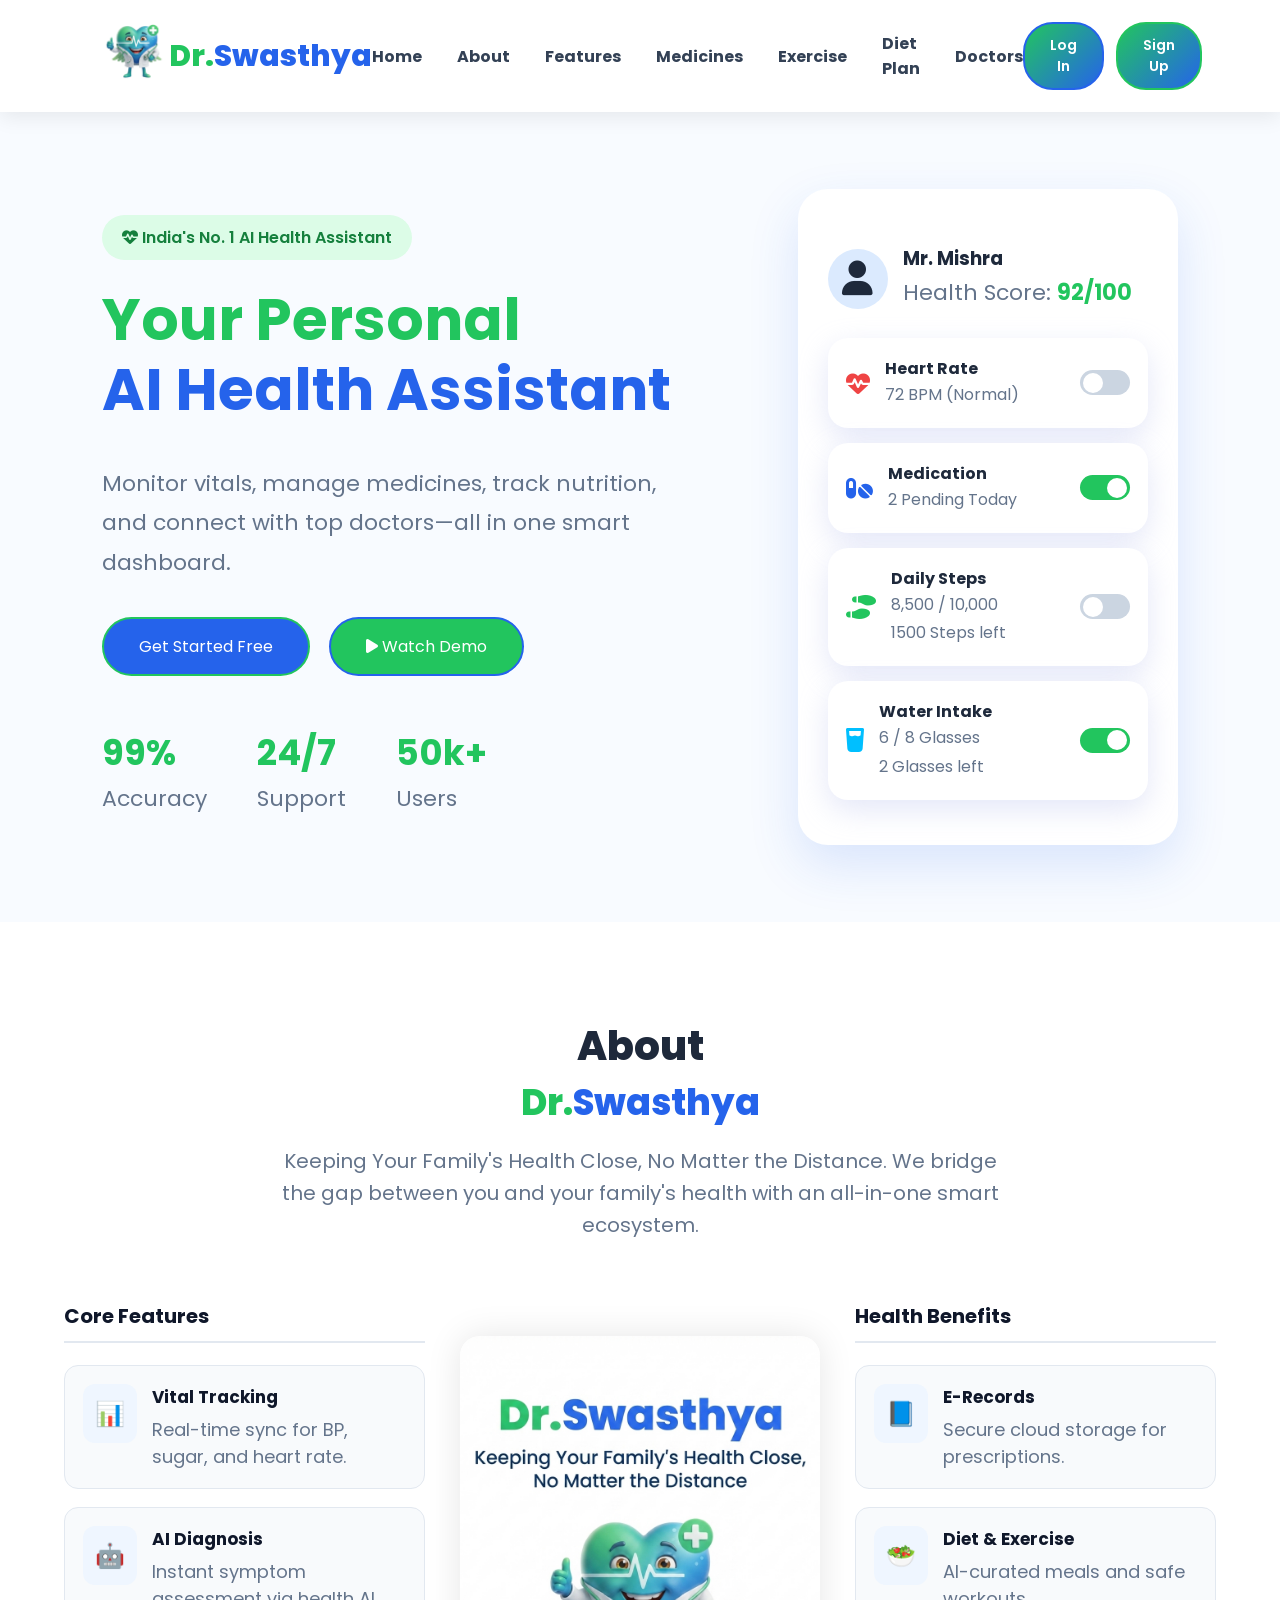
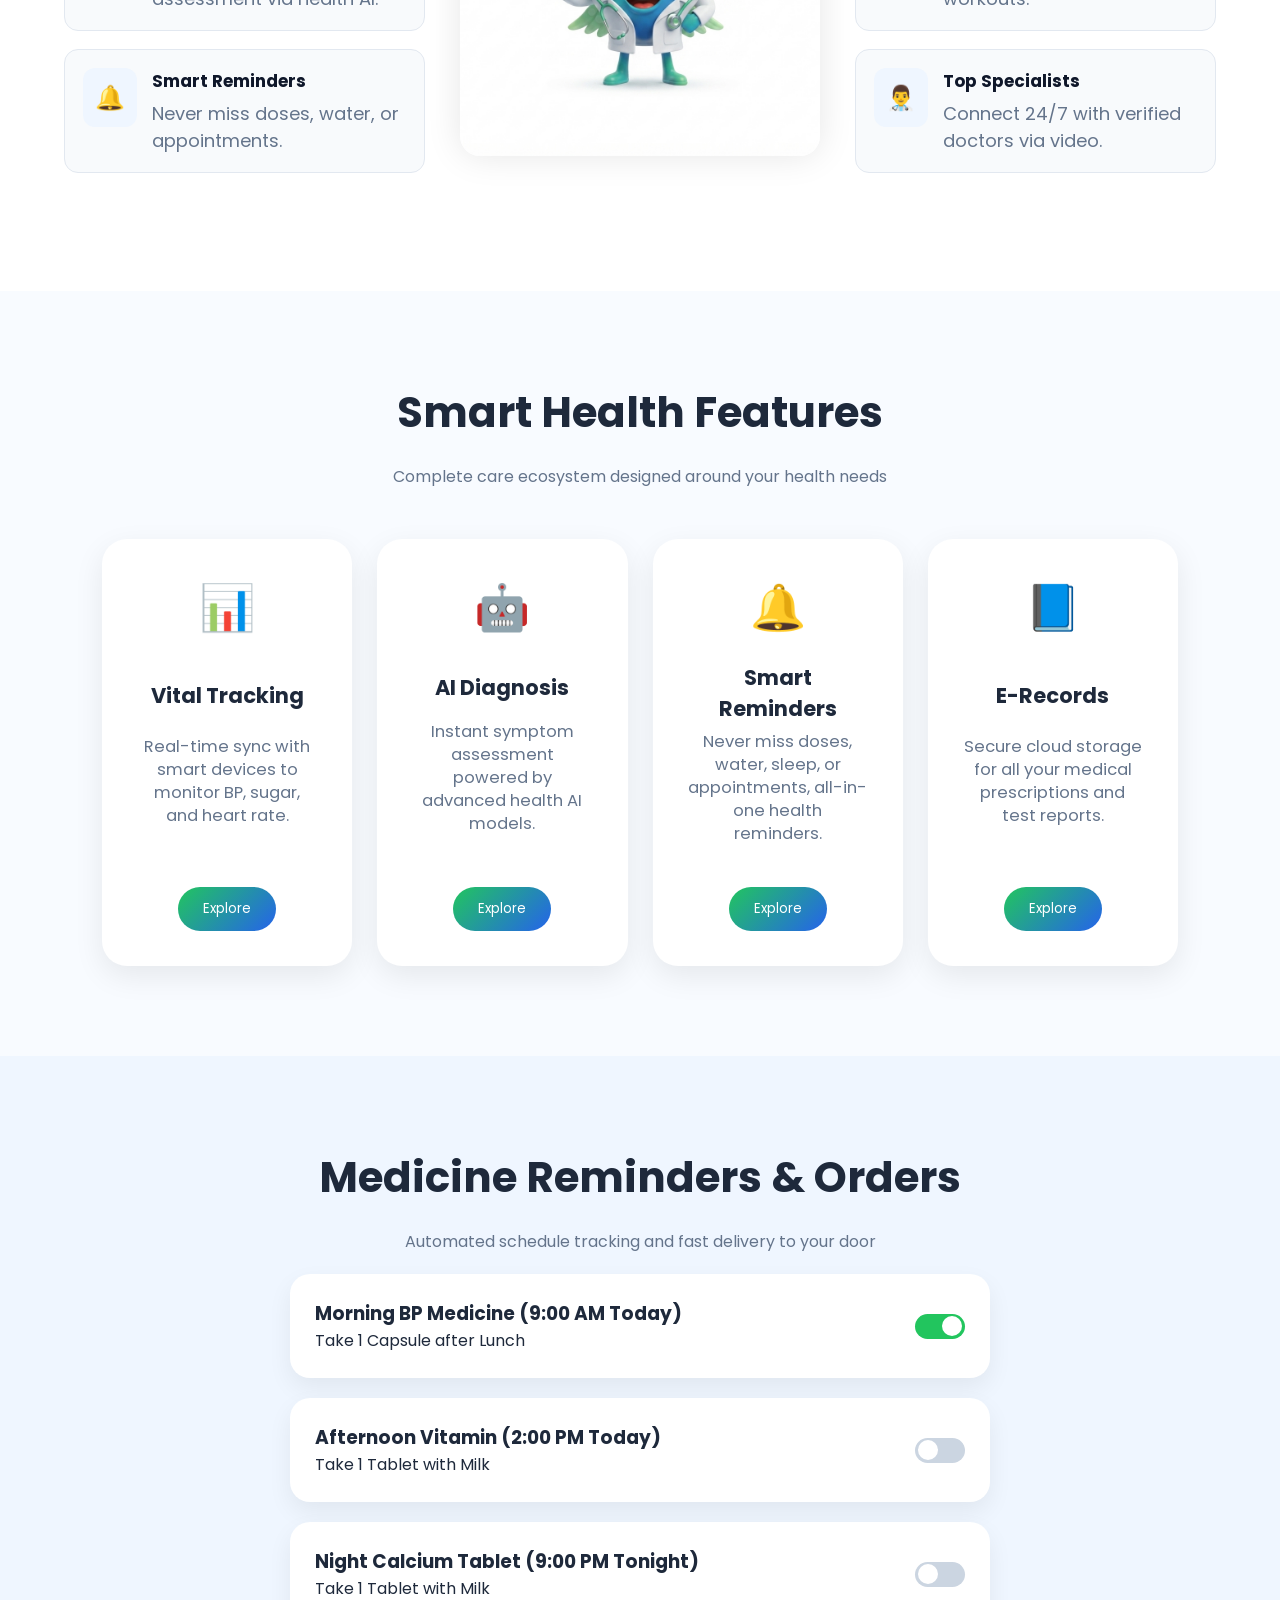
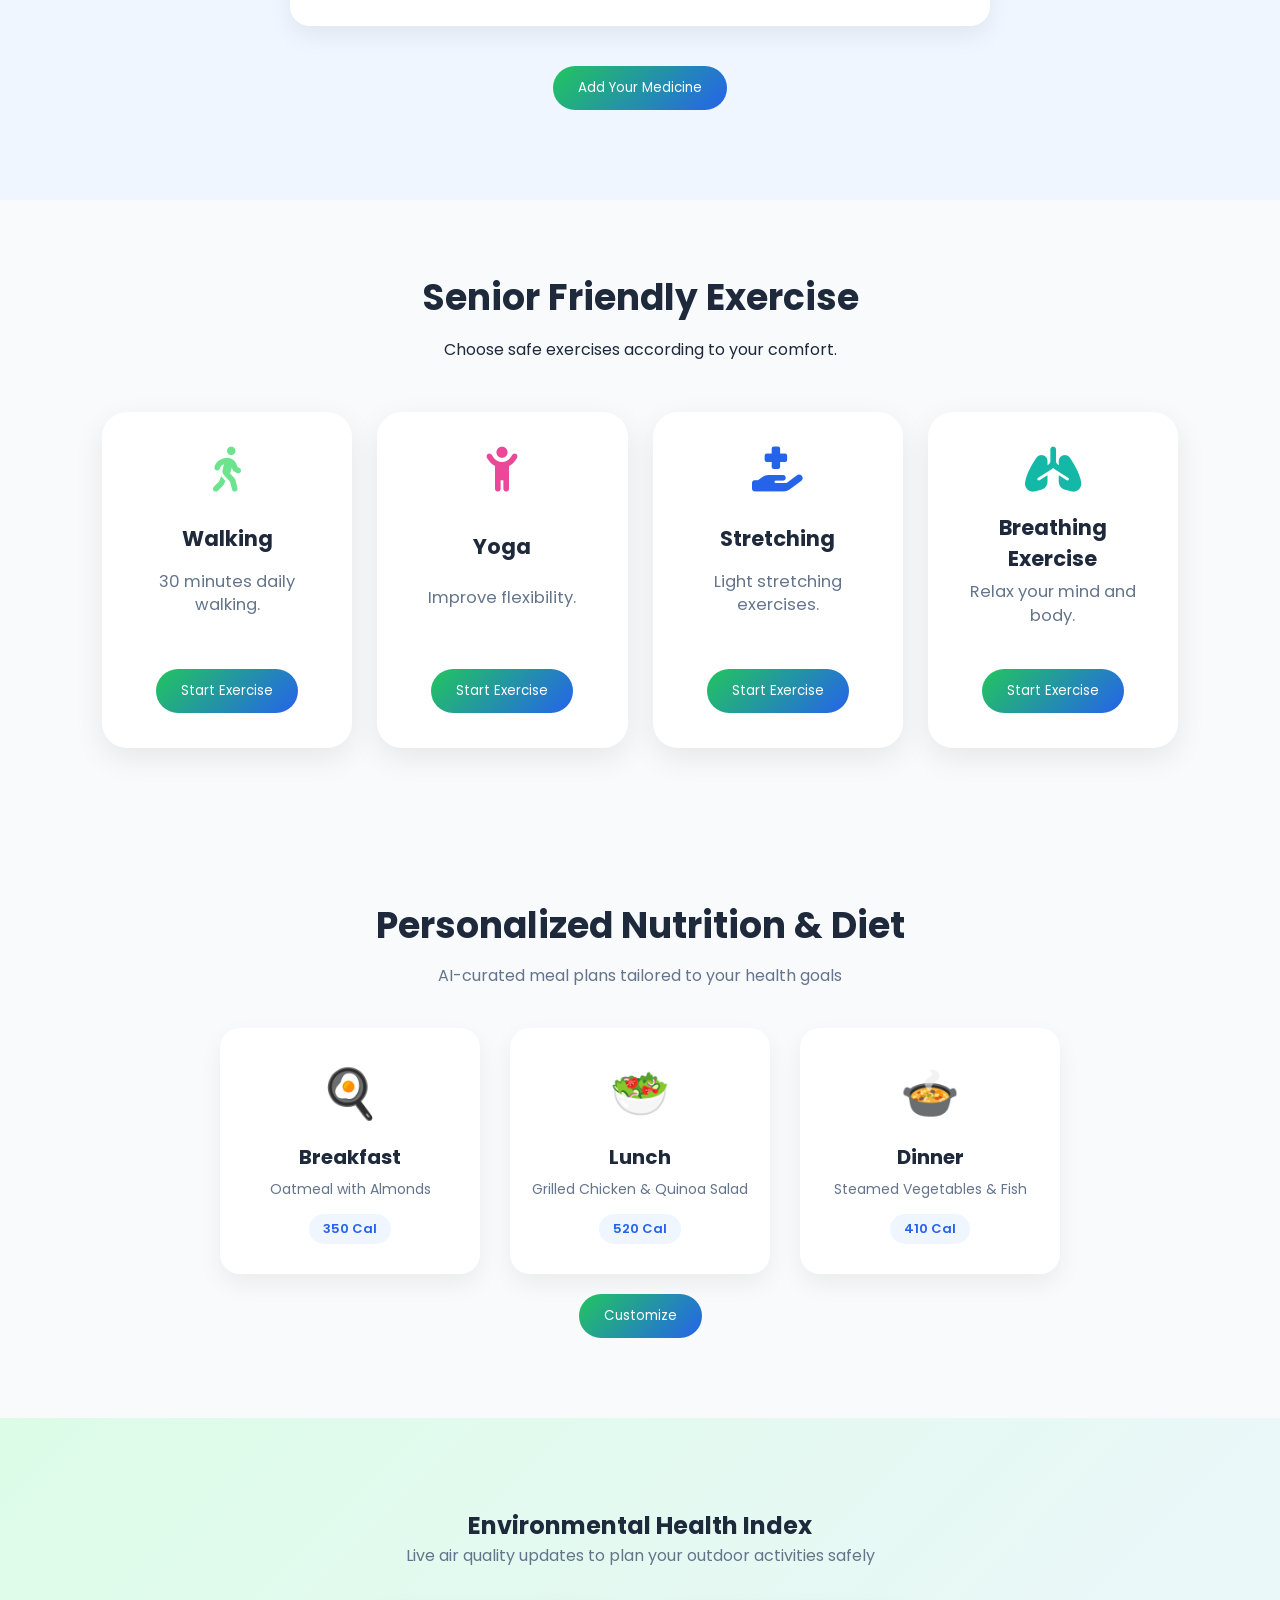
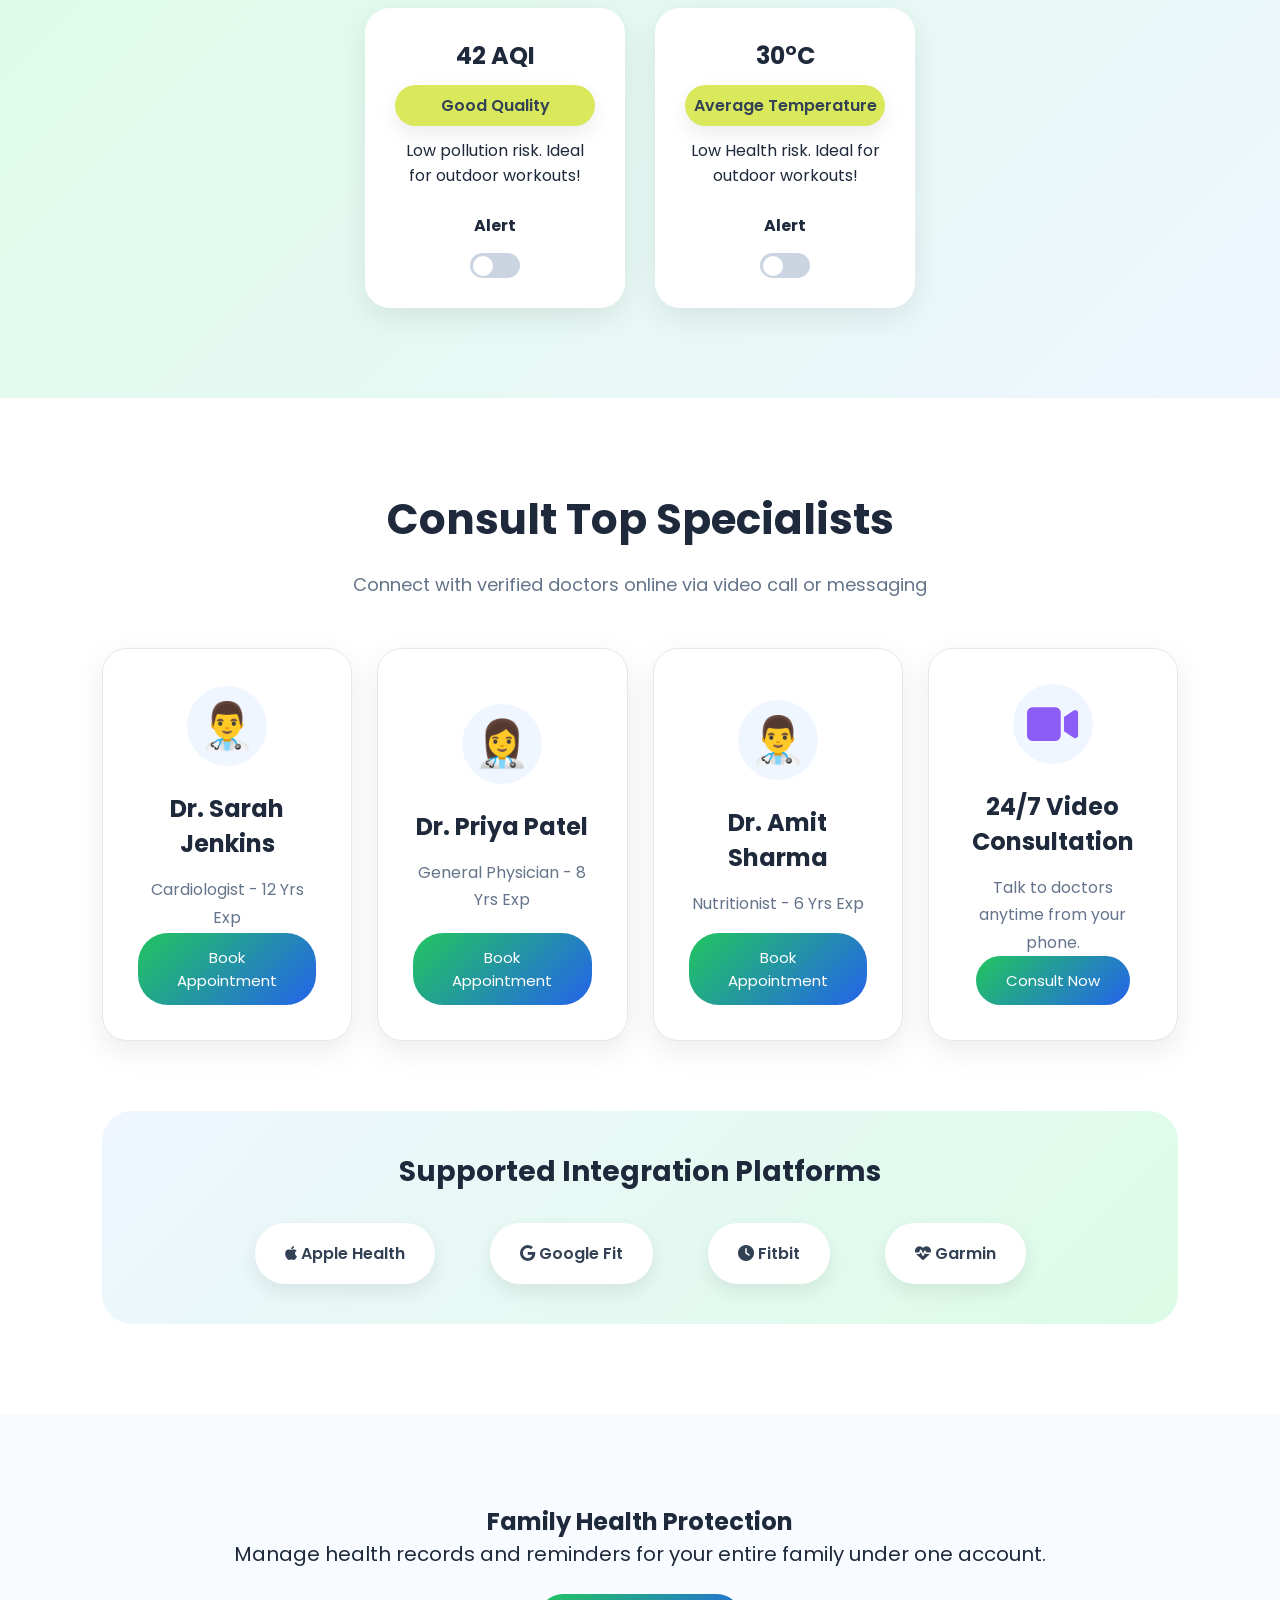
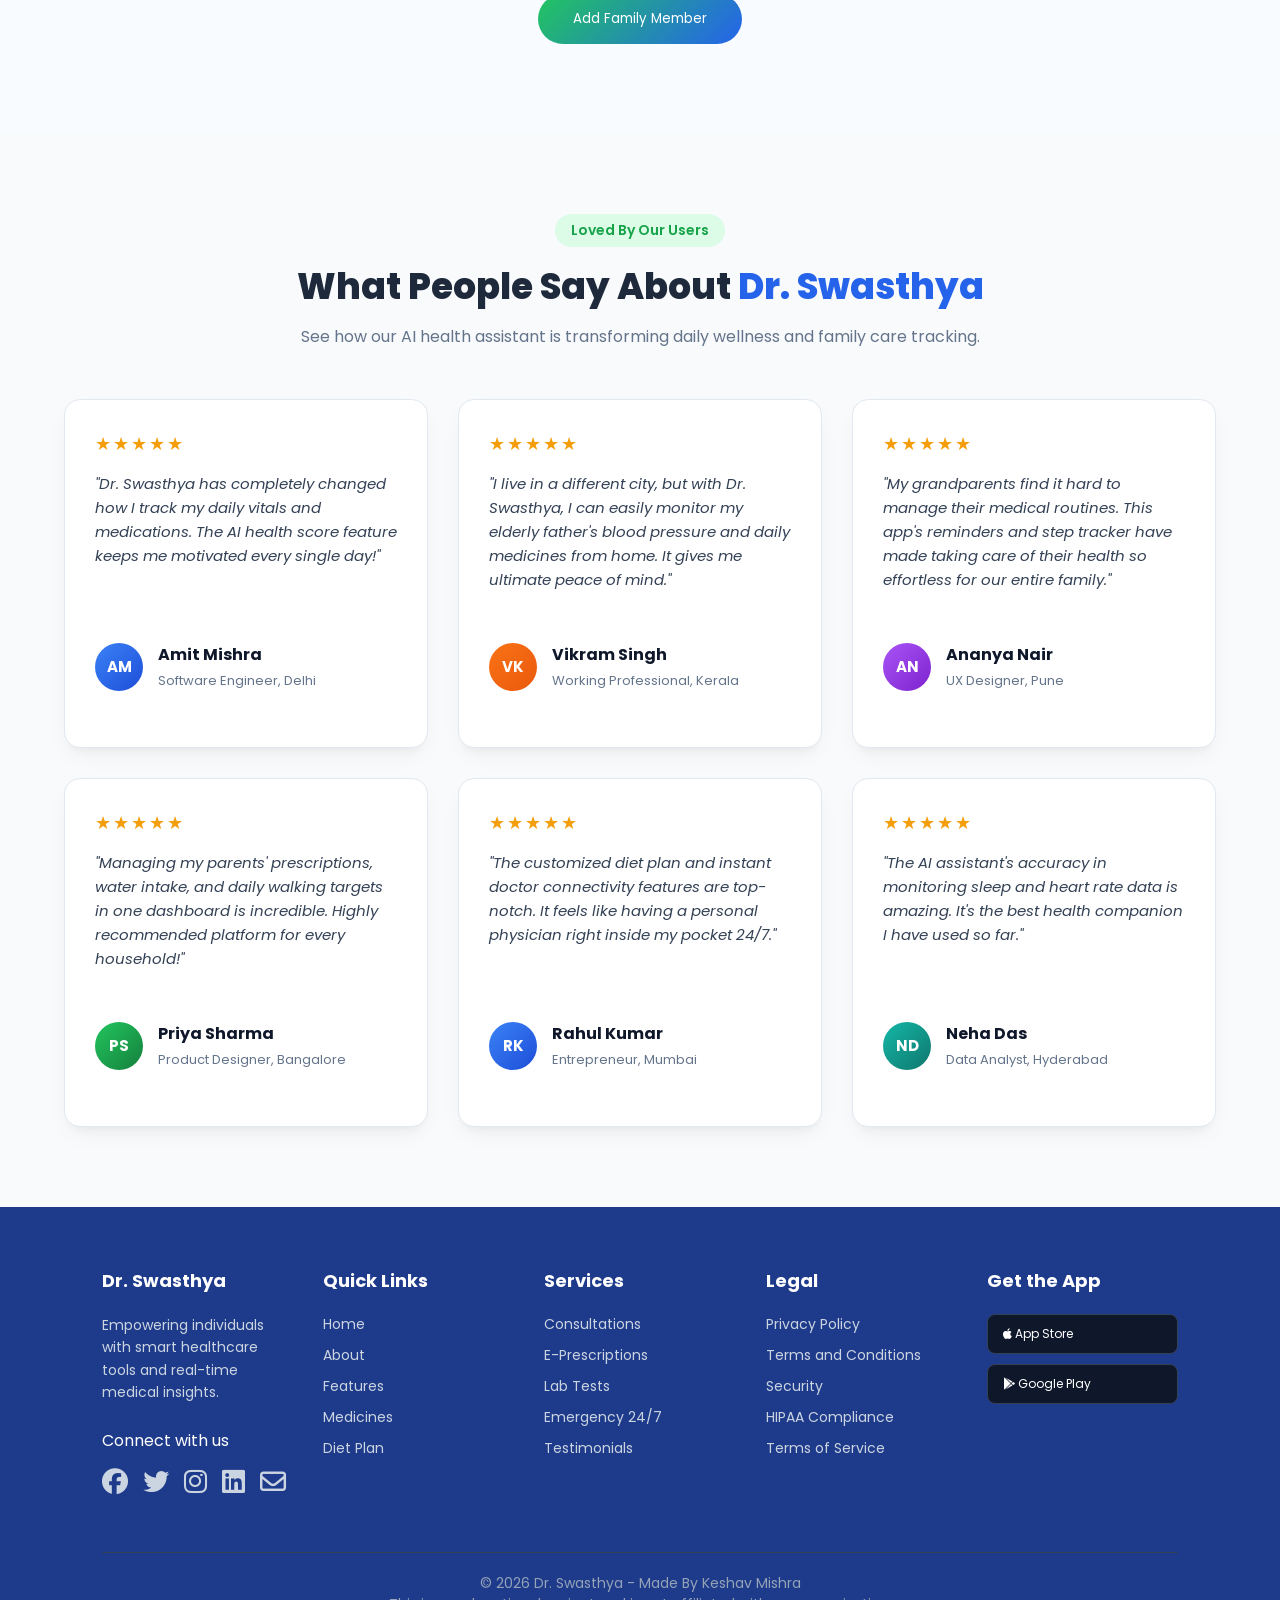
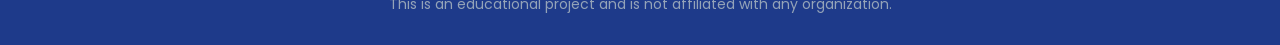
<file: WebDev-L1-LandingPage/index.html>
<!DOCTYPE html>
<html lang="en">

<head>
  <meta charset="UTF-8">
  <meta name="viewport" content="width=device-width, initial-scale=1.0">

  <!-- Favicon -->
  <link rel="icon" type="image/png" href="Images/logo.png">

  <title>Dr. Swasthya | Smart Healthcare Companion</title>

  <!-- Google Fonts & Font Awesome Icons -->
  <link rel="preconnect" href="https://fonts.googleapis.com">
  <link rel="preconnect" href="https://fonts.gstatic.com" crossorigin>
  <link href="https://fonts.googleapis.com/css2?family=Poppins:wght@300;400;500;600;700;800&display=swap"
    rel="stylesheet">
  <link rel="stylesheet" href="https://cdnjs.cloudflare.com/ajax/libs/font-awesome/6.4.0/css/all.min.css">

  <link rel="stylesheet" href="style.css">
</head>

<body>

  <!-- ========== NAVBAR ========== -->
  <nav class="navbar">
    <div class="logo-container">
      <div class="logo-img">
        <img src="Images/logo.png" alt="logo">
      </div>
      <div class="logo">Dr.<span>Swasthya</span></div>
    </div>

    <input type="checkbox" id="menu-toggle">
    <label for="menu-toggle" class="hamburger">&#9776;</label>

    <ul class="nav-links">
      <li><a href="#hero">Home</a></li>
      <li><a href="#about">About</a></li>
      <li><a href="#features">Features</a></li>
      <li><a href="#medicine">Medicines</a></li>
      <li><a href="#exercise">Exercise</a></li>
      <li><a href="#diet">Diet Plan</a></li>
      <li><a href="#doctors">Doctors</a></li>

      <li class="mobile-btns">
        <button class="nav-btn btn-secondary">Log In</button>
        <button class="nav-btn btn-primary">Sign Up</button>
      </li>
    </ul>

    <div class="auth-btns desktop-btns">
      <button class="nav-btn btn-secondary">Log In</button>
      <button class="nav-btn btn-primary">Sign Up</button>
    </div>
  </nav>

  <!-- ========== HERO SECTION ========== -->
  <section class="hero" id="hero">
    <div class="hero-content">
      <span class="badge">
        <i class="fa-solid fa-heart-pulse"></i>
        India's No. 1 AI Health Assistant
      </span>

      <h1>
        Your Personal <br>
        <span class="hero-title typing">AI Health Assistant</span>
      </h1>

      <p>
        Monitor vitals, manage medicines, track nutrition, and connect with top doctors—all in one smart dashboard.
      </p>

      <div class="hero-buttons">
        <button class="primary-btn">Get Started Free</button>
        <button class="secondary-btn">
          <i class="fa-solid fa-play"></i>
          Watch Demo
        </button>
      </div>

      <div class="health-stats">
        <div>
          <h2>99%</h2>
          <p>Accuracy</p>
        </div>
        <div>
          <h2>24/7</h2>
          <p>Support</p>
        </div>
        <div>
          <h2>50k+</h2>
          <p>Users</p>
        </div>
      </div>
    </div>

    <!-- =========Health Dashboard ============-->
    <div class="health-dashboard">
      <div class="user-profile">
        <div class="profile-icon">
          <i class="fa-solid fa-user"></i>
        </div>
        <div>
          <h3>Mr. Mishra</h3>
          <p>
            Health Score:
            <strong class="health-score">92/100</strong>
          </p>
        </div>
      </div>

      <div class="health-card">
        <i class="fa-solid fa-heartbeat heart-icon"></i>
        <div>
          <h4>Heart Rate</h4>
          <p>72 BPM (Normal)</p>
        </div>
        <label class="switch">
          <input type="checkbox">
          <span></span>
        </label>
      </div>

      <div class="health-card">
        <i class="fa-solid fa-pills medicine-icon"></i>
        <div>
          <h4>Medication</h4>
          <p>2 Pending Today</p>
        </div>
        <label class="switch">
          <input type="checkbox" checked>
          <span></span>
        </label>
      </div>

      <div class="health-card">
        <i class="fa-solid fa-shoe-prints steps-icon"></i>
        <div>
          <h4>Daily Steps</h4>
          <p>8,500 / 10,000</p>
          <p>1500 Steps left</p>
        </div>
        <label class="switch">
          <input type="checkbox">
          <span></span>
        </label>
      </div>

      <div class="health-card">
        <i class="fa-solid fa-glass-water water-icon"></i>
        <div>
          <h4>Water Intake</h4>
          <p>6 / 8 Glasses</p>
          <p>2 Glasses left</p>
        </div>
        <label class="switch">
          <input type="checkbox" checked>
          <span></span>
        </label>
      </div>
    </div>
  </section>

  <!-- ========== ABOUT US SECTION ========== -->
  <section class="about-section" id="about">
    <div class="about-container">
      <div class="about-header">
        <h2>About</h2>
        <div class="about">Dr.<span>Swasthya</span></div>
        <p>Keeping Your Family's Health Close, No Matter the Distance. We bridge the gap between you and your family's
          health with an all-in-one smart ecosystem.</p>
      </div>

      <div class="about-grid">
        <!-- Left Side: Core Features -->
        <div class="about-column left-features">
          <h2>Core Features</h2>
          <div class="feature-card">
            <span class="f-icon">📊</span>
            <div>
              <h3>Vital Tracking</h3>
              <p>Real-time sync for BP, sugar, and heart rate.</p>
            </div>
          </div>
          <div class="feature-card">
            <span class="f-icon">🤖</span>
            <div>
              <h3>AI Diagnosis</h3>
              <p>Instant symptom assessment via health AI.</p>
            </div>
          </div>
          <div class="feature-card">
            <span class="f-icon">🔔</span>
            <div>
              <h3>Smart Reminders</h3>
              <p>Never miss doses, water, or appointments.</p>
            </div>
          </div>
        </div>

        <!-- Center Image Section -->
        <div class="about-column center-image">
          <div class="image-box"></div>
        </div>

        <!-- Right Side: Health Benefits -->
        <div class="about-column right-benefits">
          <h2>Health Benefits</h2>
          <div class="feature-card">
            <span class="f-icon">📘</span>
            <div>
              <h3>E-Records</h3>
              <p>Secure cloud storage for prescriptions.</p>
            </div>
          </div>
          <div class="feature-card">
            <span class="f-icon">🥗</span>
            <div>
              <h3>Diet & Exercise</h3>
              <p>AI-curated meals and safe workouts.</p>
            </div>
          </div>
          <div class="feature-card">
            <span class="f-icon">👨‍⚕️</span>
            <div>
              <h3>Top Specialists</h3>
              <p>Connect 24/7 with verified doctors via video.</p>
            </div>
          </div>
        </div>
      </div>
    </div>
  </section>

  <!-- ========== FEATURES SECTION ========== -->
  <section class="section" id="features">
    <h2>Smart Health Features</h2>
    <p class="subtitle">Complete care ecosystem designed around your health needs</p>

    <div class="card-grid">
      <div class="card">
        <div class="card-icon">📊</div>
        <h3>Vital Tracking</h3>
        <p>Real-time sync with smart devices to monitor BP, sugar, and heart rate.</p>
        <button>Explore</button>
      </div>

      <div class="card">
        <div class="card-icon">🤖</div>
        <h3>AI Diagnosis</h3>
        <p>Instant symptom assessment powered by advanced health AI models.</p>
        <button>Explore</button>
      </div>

      <div class="card">
        <div class="card-icon">🔔</div>
        <h3>Smart Reminders</h3>
        <p>Never miss doses, water, sleep, or appointments, all-in-one health reminders.</p>
        <button>Explore</button>
      </div>

      <div class="card">
        <div class="card-icon">📘</div>
        <h3>E-Records</h3>
        <p>Secure cloud storage for all your medical prescriptions and test reports.</p>
        <button>Explore</button>
      </div>
    </div>
  </section>

  <!-- ========== MEDICINE SECTION ========== -->
  <section class="medicine" id="medicine">
    <h2>Medicine Reminders & Orders</h2>
    <p class="subtitle">Automated schedule tracking and fast delivery to your door</p>

    <div class="medicine-box">
      <div>
        <h3>Morning BP Medicine (9:00 AM Today)</h3>
        <p>Take 1 Capsule after Lunch</p>
      </div>
      <label class="switch">
        <input type="checkbox" checked>
        <span class="slider"></span>
      </label>
    </div>

    <div class="medicine-box">
      <div>
        <h3>Afternoon Vitamin (2:00 PM Today)</h3>
        <p>Take 1 Tablet with Milk</p>
      </div>
      <label class="switch">
        <input type="checkbox">
        <span class="slider"></span>
      </label>
    </div>

    <div class="medicine-box">
      <div>
        <h3>Night Calcium Tablet (9:00 PM Tonight)</h3>
        <p>Take 1 Tablet with Milk</p>
      </div>
      <label class="switch">
        <input type="checkbox">
        <span class="slider"></span>
      </label>
    </div>

    <div class="add">
      <button>Add Your Medicine</button>
    </div>
  </section>

  <!-- ========== EXERCISE SECTION ========== -->
  <section class="exercise" id="exercise">
    <h2>Senior Friendly Exercise</h2>
    <p>Choose safe exercises according to your comfort.</p>

    <div class="card-grid">
      <div class="card">
        <div class="card-icon">
          <i class="fa-solid fa-person-walking walking-icon"></i>
        </div>
        <h3>Walking</h3>
        <p>30 minutes daily walking.</p>
        <button>Start Exercise</button>
      </div>

      <div class="card">
        <div class="card-icon">
          <i class="fa-solid fa-child-reaching yoga-icon"></i>
        </div>
        <h3>Yoga</h3>
        <p>Improve flexibility.</p>
        <button>Start Exercise</button>
      </div>

      <div class="card">
        <div class="card-icon">
          <i class="fa-solid fa-hand-holding-medical stretching-icon"></i>
        </div>
        <h3>Stretching</h3>
        <p>Light stretching exercises.</p>
        <button>Start Exercise</button>
      </div>

      <div class="card">
        <div class="card-icon">
          <i class="fa-solid fa-lungs breathing-icon"></i>
        </div>
        <h3>Breathing Exercise</h3>
        <p>Relax your mind and body.</p>
        <button>Start Exercise</button>
      </div>
    </div>
  </section>

  <!-- ========== DIET SECTION ========== -->
  <section class="diet" id="diet">
    <h2>Personalized Nutrition & Diet</h2>
    <p class="subtitle">AI-curated meal plans tailored to your health goals</p>

    <div class="diet-box">
      <div class="diet-card">
        <span class="diet-icon">🍳</span>
        <h3>Breakfast</h3>
        <p>Oatmeal with Almonds</p>
        <small>350 Cal</small>
      </div>

      <div class="diet-card">
        <span class="diet-icon">🥗</span>
        <h3>Lunch</h3>
        <p>Grilled Chicken & Quinoa Salad</p>
        <small>520 Cal</small>
      </div>

      <div class="diet-card">
        <span class="diet-icon">🍲</span>
        <h3>Dinner</h3>
        <p>Steamed Vegetables & Fish</p>
        <small>410 Cal</small>
      </div>
    </div>

    <div class="add">
      <button>Customize</button>
    </div>
  </section>

  <!-- ========== ENVIRONMENT SECTION ========== -->
  <section class="environment">
    <h2>Environmental Health Index</h2>
    <p class="subtitle">Live air quality updates to plan your outdoor activities safely</p>

    <div class="weather-container">
      <div class="weather">
        <h1>42 AQI</h1>
        <div class="condition">Good Quality</div>
        <p>Low pollution risk. Ideal for outdoor workouts!</p>
        <br>
        <p class="alert">Alert</p>
        <label class="switch weather-switch">
          <input type="checkbox">
          <span class="slider"></span>
        </label>
      </div>

      <div class="weather">
        <h1>30°C</h1>
        <div class="condition">Average Temperature</div>
        <p>Low Health risk. Ideal for outdoor workouts!</p>
        <br>
        <p class="alert">Alert</p>
        <label class="switch weather-switch">
          <input type="checkbox">
          <span class="slider"></span>
        </label>
      </div>
    </div>
  </section>

  <!-- ========== DOCTOR CONSULTATION SECTION ========== -->
  <section class="doctor-consult" id="doctors">
    <h2>Consult Top Specialists</h2>
    <p>Connect with verified doctors online via video call or messaging</p>

    <div class="doctor-grid">
      <div class="doctor-card">
        <div class="doctor-icon">👨‍⚕️</div>
        <h3>Dr. Sarah Jenkins</h3>
        <p>Cardiologist - 12 Yrs Exp</p>
        <button>Book Appointment</button>
      </div>

      <div class="doctor-card">
        <div class="doctor-icon">👩‍⚕️</div>
        <h3>Dr. Priya Patel</h3>
        <p>General Physician - 8 Yrs Exp</p>
        <button>Book Appointment</button>
      </div>

      <div class="doctor-card">
        <div class="doctor-icon">👨‍⚕️</div>
        <h3>Dr. Amit Sharma</h3>
        <p>Nutritionist - 6 Yrs Exp</p>
        <button>Book Appointment</button>
      </div>

      <div class="doctor-card">
        <div class="doctor-icon">
          <i class="fa-solid fa-video video-icon"></i>
        </div>
        <h3>24/7 Video Consultation</h3>
        <p>Talk to doctors anytime from your phone.</p>
        <button>Consult Now</button>
      </div>
    </div>

    <!-- Health Platforms -->
    <div class="health-platform">
      <h3>Supported Integration Platforms</h3>
      <div class="platform-list">
        <div><i class="fa-brands fa-apple"></i> Apple Health</div>
        <div><i class="fa-brands fa-google"></i> Google Fit</div>
        <div><i class="fa-solid fa-clock"></i> Fitbit</div>
        <div><i class="fa-solid fa-heart-pulse"></i> Garmin</div>
      </div>
    </div>
  </section>

  <!-- ========== FAMILY HEALTH SECTION ========== -->
  <section class="family">
    <h2>Family Health Protection</h2>
    <p>Manage health records and reminders for your entire family under one account.</p>
    <button>Add Family Member</button>
  </section>

  <!-- ========== TESTIMONIALS SECTION ========== -->
  <section class="testimonials-section" id="testimonials">
    <div class="testimonials-container">
      <div class="section-header">
        <span class="badge-sub">Loved By Our Users</span>
        <h2>What People Say About <span class="highlight">Dr. Swasthya</span></h2>
        <p>See how our AI health assistant is transforming daily wellness and family care tracking.</p>
      </div>

      <div class="testimonials-grid">
        <div class="testimonial-card">
          <div class="stars">★★★★★</div>
          <p class="feedback">"Dr. Swasthya has completely changed how I track my daily vitals and medications. The AI
            health score feature keeps me motivated every single day!"</p>
          <div class="user-profile">
            <div class="avatar blue-bg">AM</div>
            <div class="user-info">
              <h4>Amit Mishra</h4>
              <span>Software Engineer, Delhi</span>
            </div>
          </div>
        </div>

        <div class="testimonial-card">
          <div class="stars">★★★★★</div>
          <p class="feedback">"I live in a different city, but with Dr. Swasthya, I can easily monitor my elderly
            father's blood pressure and daily medicines from home. It gives me ultimate peace of mind."</p>
          <div class="user-profile">
            <div class="avatar orange-bg">VK</div>
            <div class="user-info">
              <h4>Vikram Singh</h4>
              <span>Working Professional, Kerala</span>
            </div>
          </div>
        </div>

        <div class="testimonial-card">
          <div class="stars">★★★★★</div>
          <p class="feedback">"My grandparents find it hard to manage their medical routines. This app's reminders and
            step tracker have made taking care of their health so effortless for our entire family."</p>
          <div class="user-profile">
            <div class="avatar purple-bg">AN</div>
            <div class="user-info">
              <h4>Ananya Nair</h4>
              <span>UX Designer, Pune</span>
            </div>
          </div>
        </div>

        <div class="testimonial-card">
          <div class="stars">★★★★★</div>
          <p class="feedback">"Managing my parents' prescriptions, water intake, and daily walking targets in one
            dashboard is incredible. Highly recommended platform for every household!"</p>
          <div class="user-profile">
            <div class="avatar green-bg">PS</div>
            <div class="user-info">
              <h4>Priya Sharma</h4>
              <span>Product Designer, Bangalore</span>
            </div>
          </div>
        </div>

        <div class="testimonial-card">
          <div class="stars">★★★★★</div>
          <p class="feedback">"The customized diet plan and instant doctor connectivity features are top-notch. It feels
            like having a personal physician right inside my pocket 24/7."</p>
          <div class="user-profile">
            <div class="avatar blue-bg">RK</div>
            <div class="user-info">
              <h4>Rahul Kumar</h4>
              <span>Entrepreneur, Mumbai</span>
            </div>
          </div>
        </div>

        <div class="testimonial-card">
          <div class="stars">★★★★★</div>
          <p class="feedback">"The AI assistant's accuracy in monitoring sleep and heart rate data is amazing. It's the
            best health companion I have used so far."</p>
          <div class="user-profile">
            <div class="avatar teal-bg">ND</div>
            <div class="user-info">
              <h4>Neha Das</h4>
              <span>Data Analyst, Hyderabad</span>
            </div>
          </div>
        </div>
      </div>
    </div>
  </section>

  <!-- ========== FOOTER ========== -->
  <footer class="main-footer">
    <div class="footer-container">
      <div class="footer-column">
        <h3>Dr. Swasthya</h3>
        <p class="footer-description">
          Empowering individuals with smart healthcare tools and real-time medical insights.
        </p>
        <br>
        <p>Connect with us</p>
        <div class="social-icons">
          <a href="#"><i class="fa-brands fa-facebook"></i></a>
          <a href="#"><i class="fa-brands fa-twitter"></i></a>
          <a href="#"><i class="fa-brands fa-instagram"></i></a>
          <a href="#"><i class="fa-brands fa-linkedin"></i></a>
          <a href="#"><i class="fa-regular fa-envelope"></i></a>
        </div>
      </div>

      <div class="footer-column">
        <h3>Quick Links</h3>
        <a href="#hero">Home</a>
        <a href="#about">About</a>
        <a href="#features">Features</a>
        <a href="#medicine">Medicines</a>
        <a href="#diet">Diet Plan</a>
      </div>

      <div class="footer-column">
        <h3>Services</h3>
        <a href="#doctors">Consultations</a>
        <a href="#features">E-Prescriptions</a>
        <a href="#features">Lab Tests</a>
        <a href="#doctors">Emergency 24/7</a>
        <a href="#testimonials">Testimonials</a>
      </div>

      <div class="footer-column">
        <h3>Legal</h3>
        <a href="#">Privacy Policy</a>
        <a href="#">Terms and Conditions</a>
        <a href="#">Security</a>
        <a href="#">HIPAA Compliance</a>
        <a href="#">Terms of Service</a>
      </div>

      <div class="footer-column">
        <h3>Get the App</h3>
        <div class="app-btn">
          <i class="fa-brands fa-apple"></i> App Store
        </div>
        <div class="app-btn">
          <i class="fa-brands fa-google-play"></i> Google Play
        </div>
      </div>
    </div>

    <div class="footer-bottom">
      <p>&copy; 2026 Dr. Swasthya - Made By Keshav Mishra</p>
      <p>This is an educational project and is not affiliated with any organization.</p>
    </div>
  </footer>

</body>

</html>
</file>
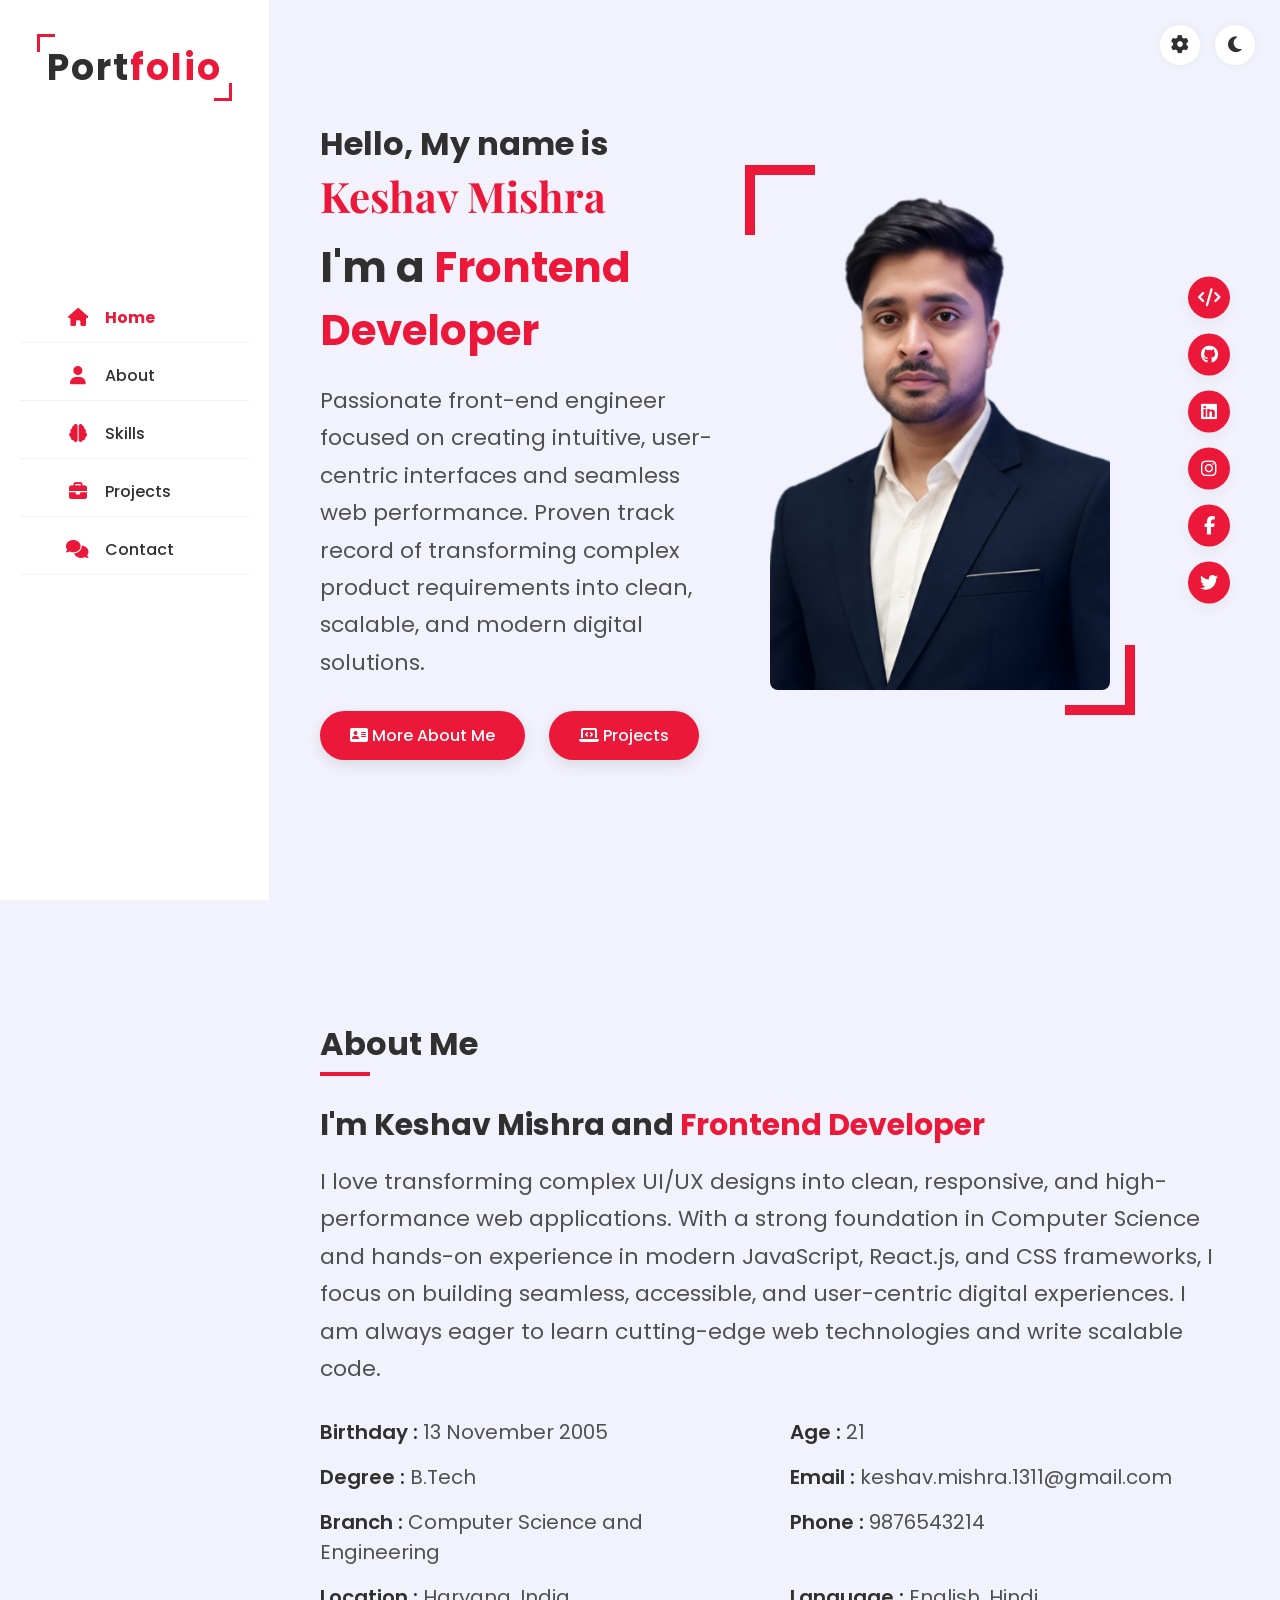
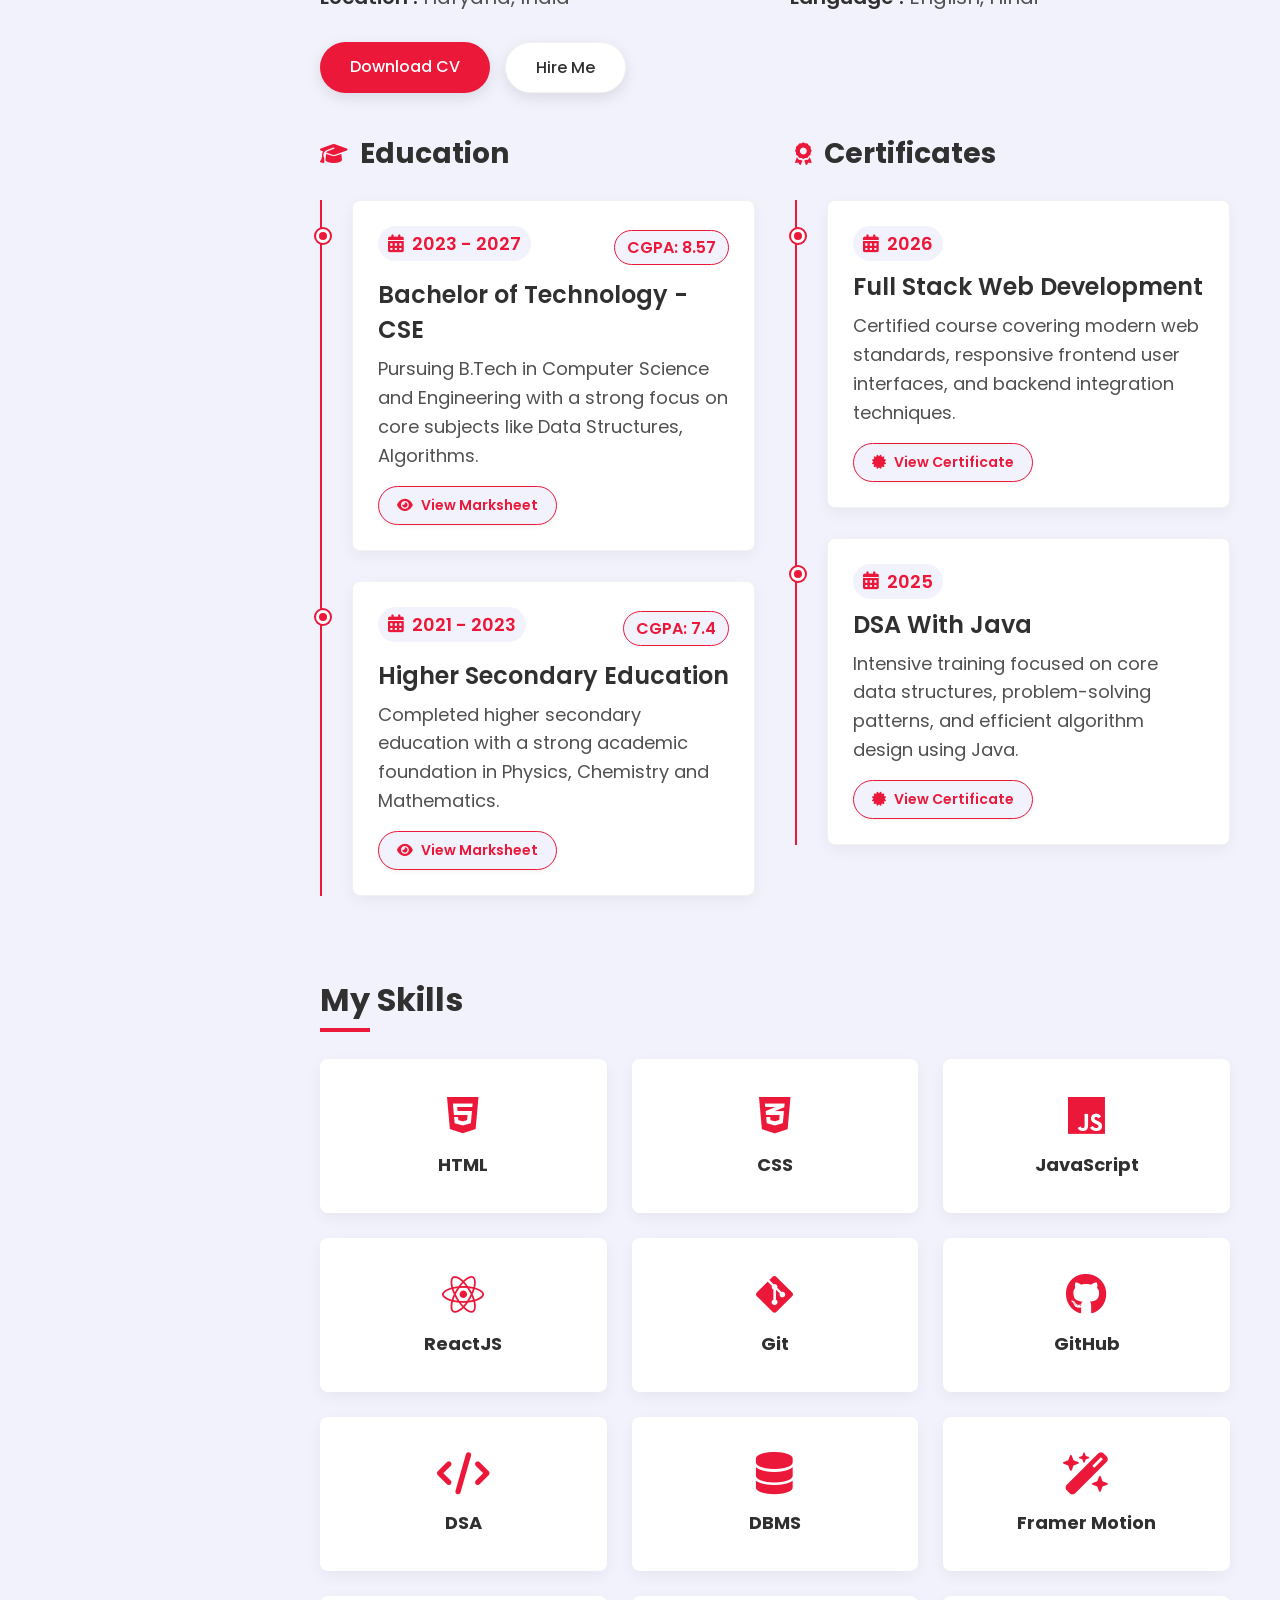
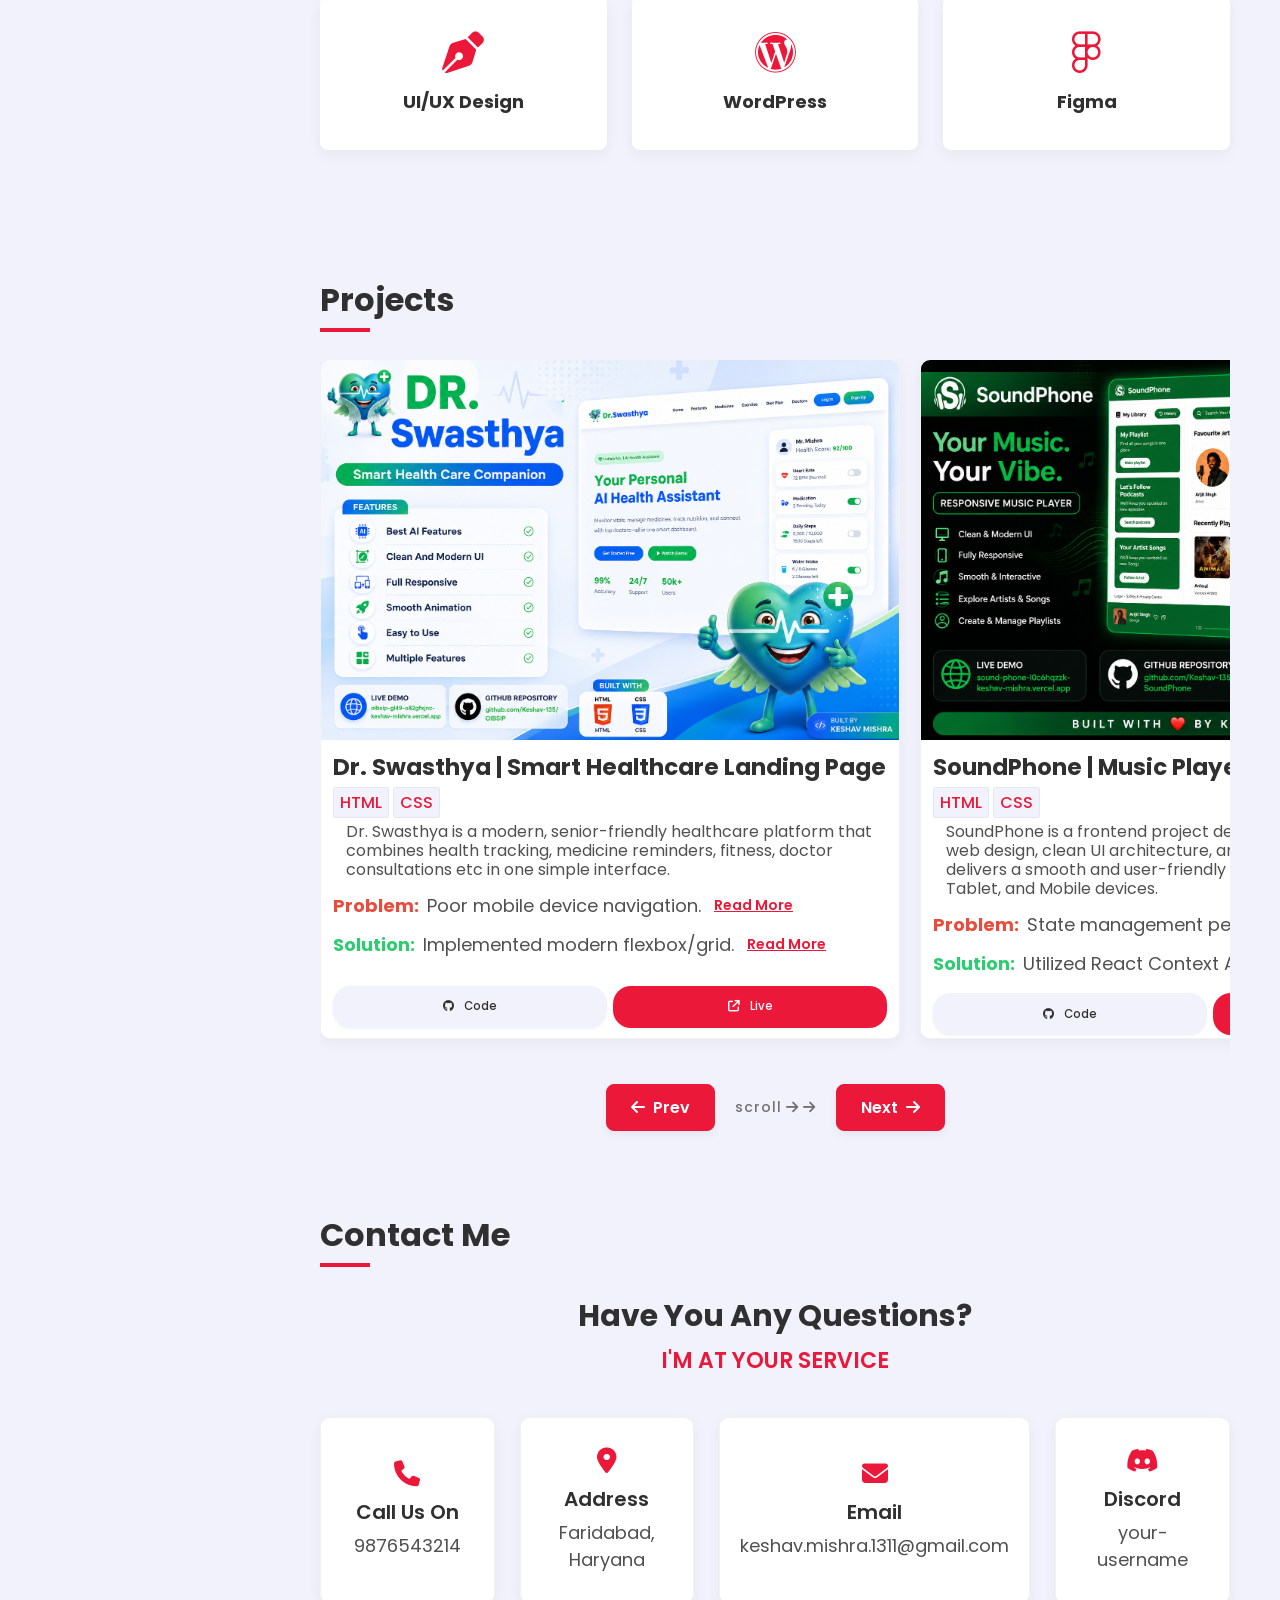
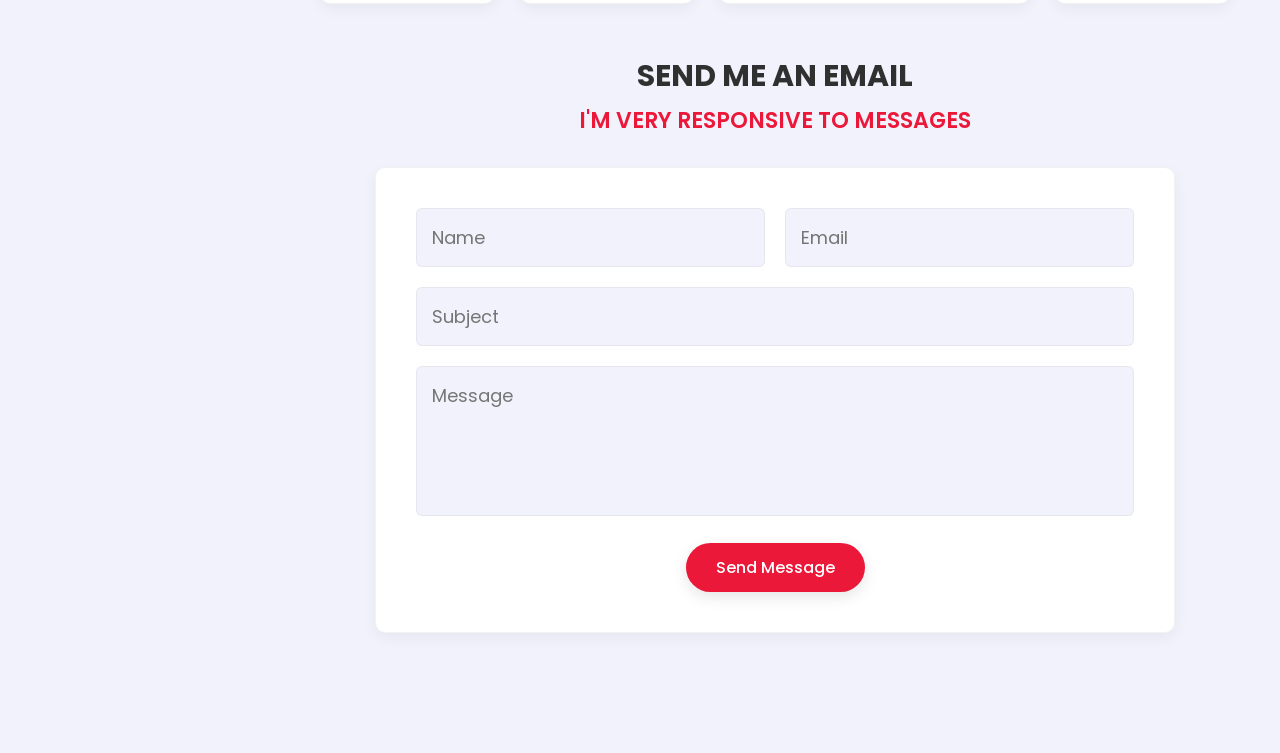
<file: WebDev-L1-PersonalPortfolio/index.html>
<!doctype html>
<html lang="en">

<head>
  <!-- Meta Tags -->
  <meta charset="UTF-8" />
  <meta name="viewport" content="width=device-width, initial-scale=1.0" />
  <title>Keshav Mishra | Portfolio</title>
  <link rel="icon" href="Images/Fevicon.png" />

  <!-- External Stylesheets -->
  <link href="https://fonts.googleapis.com/css2?family=Poppins:wght@300;400;500;600;700&family=Sacramento&display=swap"
    rel="stylesheet" />
  <link href="https://fonts.googleapis.com/css2?family=Playfair+Display:wght@500;600;700&display=swap"
    rel="stylesheet" />
  <link rel="stylesheet" href="https://cdnjs.cloudflare.com/ajax/libs/font-awesome/6.4.0/css/all.min.css" />

  <!-- Custom Stylesheet -->
  <link rel="stylesheet" href="style.css" />
</head>

<body>
  <!-- ==========Intro Screen Section========== -->
  <div id="intro-screen">
    <div class="intro-content">
      <h1 class="intro-title">Welcome to <span>Keshav's Portfolio</span></h1>
      <div class="intro-loader"></div>
    </div>
  </div>

  <!-- ==========Mobile Toggle Button========== -->
  <button class="nav-toggler" id="nav-toggler" aria-label="Toggle Navigation">
    <span></span>
  </button>

  <!-- ==========Sidebar Navigation Menu========== -->
  <aside id="aside">
    <div class="logo">
      <a href="#">Port<span>folio</span></a>
    </div>
    <ul class="nav-links">
      <li class="active" data-target="home">
        <a href="#home"><i class="fa-solid fa-house"></i><span>Home</span></a>
      </li>
      <li data-target="about">
        <a href="#about"><i class="fa-solid fa-user"></i><span>About</span></a>
      </li>
      <li data-target="skills">
        <a href="#skills"><i class="fa-solid fa-brain"></i><span>Skills</span></a>
      </li>
      <li data-target="projects">
        <a href="#projects"><i class="fa-solid fa-briefcase"></i><span>Projects</span></a>
      </li>
      <li data-target="contact">
        <a href="#contact"><i class="fa-solid fa-comments"></i><span>Contact</span></a>
      </li>
    </ul>
  </aside>

  <!-- ==========Theme Control Buttons========== -->
  <div class="top-controls">
    <button class="control-btn" id="theme-settings-btn" aria-label="Theme Settings">
      <i class="fa-solid fa-gear"></i>
    </button>
    <button class="control-btn" id="dark-mode-btn" aria-label="Toggle Dark Mode">
      <i class="fa-solid fa-moon"></i>
    </button>
  </div>

  <!-- ==========Color Settings Panel========== -->
  <div class="theme-panel" id="theme-panel">
    <h4>Theme Colors</h4>
    <div class="colors">
      <div class="color-box" style="background: #ec1839" data-color="#ec1839"></div>
      <div class="color-box" style="background: #fa5b0f" data-color="#fa5b0f"></div>
      <div class="color-box" style="background: #37b182" data-color="#37b182"></div>
      <div class="color-box" style="background: #1854b4" data-color="#1854b4"></div>
      <div class="color-box" style="background: #f021b2" data-color="#f021b2"></div>
    </div>
  </div>

  <!-- ==========Success Popup Modal========== -->
  <div class="popup-overlay" id="popup-overlay">
    <div class="popup-card">
      <div class="popup-icon"><i class="fa-solid fa-circle-check"></i></div>
      <h3>Message Sent!</h3>
      <p>Thank you for reaching out. I'll get back to you very soon.</p>
      <button class="btn" id="popup-close-btn">OK</button>
    </div>
  </div>

  <!-- ==========Project Detail Modal========== -->
  <div class="popup-overlay" id="project-detail-popup">
    <div class="popup-card project-popup-card">
      <div class="project-popup-header">
        <h3 id="project-popup-title">Details</h3>
        <button class="project-popup-close" id="project-popup-close-btn">
          &times;
        </button>
      </div>
      <div class="project-popup-body">
        <p id="project-popup-text">Detailed content goes here.</p>
      </div>
    </div>
  </div>

  <!-- ==========Main Content Wrapper========== -->
  <div class="main-content">
    <!-- Home Section View -->
    <section id="home" class="section home-anim">
      <div class="home-container">
        <div class="home-text">
          <h2>Hello, My name is <span>Keshav Mishra</span></h2>
          <h1>I'm a <span class="typing-text">Frontend Developer</span></h1>
          <p>
            Passionate front-end engineer focused on creating intuitive,
            user-centric interfaces and seamless web performance. Proven track
            record of transforming complex product requirements into clean,
            scalable, and modern digital solutions.
          </p>
          <a href="#about" class="btn"><i class="fa-solid fa-address-card"></i> More About Me</a>
          <a href="#projects" class="btn"><i class="fa-solid fa-laptop-code"></i> Projects</a>
        </div>

        <div class="home-img">
          <div class="img-box">
            <img src="Images/profilepic.png" alt="Keshav Mishra Profile Picture" />
          </div>
        </div>

        <!-- ==========Social Links Bar========== -->
        <div class="right-social-bar">
          <a href="https://leetcode.com" target="_blank" title="LeetCode"><i class="fa-solid fa-code"></i></a>
          <a href="https://github.com" target="_blank" title="GitHub"><i class="fa-brands fa-github"></i></a>
          <a href="https://linkedin.com" target="_blank" title="Linkedin"><i class="fa-brands fa-linkedin"></i></a>
          <a href="https://instagram.com" target="_blank" title="Instagram"><i class="fa-brands fa-instagram"></i></a>
          <a href="https://facebook.com" target="_blank" title="Facebook"><i class="fa-brands fa-facebook-f"></i></a>
          <a href="https://twitter.com" target="_blank" title="Twitter"><i class="fa-brands fa-twitter"></i></a>
        </div>
      </div>
    </section>

    <!-- ==========About Section View========== -->
    <section id="about" class="section about-anim">
      <h2 class="section-title">About Me</h2>
      <div class="about-content">
        <h3>I'm Keshav Mishra and <span>Frontend Developer</span></h3>
        <p>
          I love transforming complex UI/UX designs into clean, responsive,
          and high-performance web applications. With a strong foundation in
          Computer Science and hands-on experience in modern JavaScript,
          React.js, and CSS frameworks, I focus on building seamless,
          accessible, and user-centric digital experiences. I am always eager
          to learn cutting-edge web technologies and write scalable code.
        </p>

        <div class="personal-info">
          <div class="info-item">
            <p>Birthday : <span>13 November 2005</span></p>
          </div>
          <div class="info-item">
            <p>Age : <span>21</span></p>
          </div>
          <div class="info-item">
            <p>Degree : <span>B.Tech</span></p>
          </div>
          <div class="info-item">
            <p>Email : <span>keshav.mishra.1311@gmail.com</span></p>
          </div>
          <div class="info-item">
            <p>Branch : <span>Computer Science and Engineering</span></p>
          </div>
          <div class="info-item">
            <p>Phone : <span>9876543214</span></p>
          </div>
          <div class="info-item">
            <p>Location : <span>Haryana, India</span></p>
          </div>
          <div class="info-item">
            <p>Language : <span>English, Hindi</span></p>
          </div>
        </div>

        <div class="about-btns">
          <a href="Images/Untitled - Resume (4).pdf" class="btn" download="Keshav_Mishra_Resume.pdf">Download CV</a>
          <a href="#contact" class="btn btn-secondary">Hire Me</a>
        </div>

        <!-- ==========Education Certificates Row========== -->
        <div class="resume-row">
          <div class="resume-column">
            <h3 class="title">
              <i class="fa-solid fa-graduation-cap"></i> Education
            </h3>
            <div class="timeline">
              <!-- ==========Education Item One========= -->
              <div class="timeline-item">
                <div class="timeline-dot"></div>
                <div class="timeline-header-flex">
                  <span class="timeline-date"><i class="fa-solid fa-calendar-days"></i> 2023 -
                    2027</span>
                  <span class="timeline-cgpa">CGPA: 8.57</span>
                </div>
                <h4>Bachelor of Technology - CSE</h4>
                <p>
                  Pursuing B.Tech in Computer Science and Engineering with a
                  strong focus on core subjects like Data Structures,
                  Algorithms.
                </p>
                <a href="path-to-your-marksheet.pdf" target="_blank" class="cert-view-btn">
                  <i class="fa-solid fa-eye"></i> View Marksheet
                </a>
              </div>

              <!-- ==========Education Item Two========= -->
              <div class="timeline-item">
                <div class="timeline-dot"></div>
                <div class="timeline-header-flex">
                  <span class="timeline-date"><i class="fa-solid fa-calendar-days"></i> 2021 -
                    2023</span>
                  <span class="timeline-cgpa">CGPA: 7.4</span>
                </div>
                <h4>Higher Secondary Education</h4>
                <p>
                  Completed higher secondary education with a strong academic
                  foundation in Physics, Chemistry and Mathematics.
                </p>
                <a href="path-to-your-12th-marksheet.pdf" target="_blank" class="cert-view-btn">
                  <i class="fa-solid fa-eye"></i> View Marksheet
                </a>
              </div>
            </div>
          </div>

          <!-- ==========Certificates Column View========== -->
          <div class="resume-column">
            <h3 class="title">
              <i class="fa-solid fa-award"></i> Certificates
            </h3>
            <div class="timeline">
              <div class="timeline-item">
                <div class="timeline-dot"></div>
                <span class="timeline-date"><i class="fa-solid fa-calendar-days"></i> 2026</span>
                <h4>Full Stack Web Development</h4>
                <p>
                  Certified course covering modern web standards, responsive
                  frontend user interfaces, and backend integration
                  techniques.
                </p>
                <a href="path-to-fullstack-cert.pdf" target="_blank" class="cert-view-btn">
                  <i class="fa-solid fa-certificate"></i> View Certificate
                </a>
              </div>
              <div class="timeline-item">
                <div class="timeline-dot"></div>
                <span class="timeline-date"><i class="fa-solid fa-calendar-days"></i> 2025</span>
                <h4>DSA With Java</h4>
                <p>
                  Intensive training focused on core data structures,
                  problem-solving patterns, and efficient algorithm design
                  using Java.
                </p>
                <a href="path-to-dsa-cert.pdf" target="_blank" class="cert-view-btn">
                  <i class="fa-solid fa-certificate"></i> View Certificate
                </a>
              </div>
            </div>
          </div>
        </div>
      </div>
    </section>

    <!-- ==========Skills Section View========== -->
    <section id="skills" class="section skills-anim">
      <h2 class="section-title">My Skills</h2>
      <div class="skills-grid">
        <div class="skill-box">
          <i class="fa-brands fa-html5"></i>
          <h4>HTML</h4>
        </div>
        <div class="skill-box">
          <i class="fa-brands fa-css3-alt"></i>
          <h4>CSS</h4>
        </div>
        <div class="skill-box">
          <i class="fa-brands fa-js"></i>
          <h4>JavaScript</h4>
        </div>
        <div class="skill-box">
          <i class="fa-brands fa-react"></i>
          <h4>ReactJS</h4>
        </div>
        <div class="skill-box">
          <i class="fa-brands fa-git-alt"></i>
          <h4>Git</h4>
        </div>
        <div class="skill-box">
          <i class="fa-brands fa-github"></i>
          <h4>GitHub</h4>
        </div>
        <div class="skill-box">
          <i class="fa-solid fa-code"></i>
          <h4>DSA</h4>
        </div>
        <div class="skill-box">
          <i class="fa-solid fa-database"></i>
          <h4>DBMS</h4>
        </div>
        <div class="skill-box">
          <i class="fa-solid fa-wand-magic-sparkles"></i>
          <h4>Framer Motion</h4>
        </div>
        <div class="skill-box">
          <i class="fa-solid fa-pen-nib"></i>
          <h4>UI/UX Design</h4>
        </div>
        <div class="skill-box">
          <i class="fa-brands fa-wordpress"></i>
          <h4>WordPress</h4>
        </div>
        <div class="skill-box">
          <i class="fa-brands fa-figma"></i>
          <h4>Figma</h4>
        </div>
      </div>
    </section>

    <!--========== Projects Section View========== -->
    <section class="section" id="projects">
      <h2 class="section-title">Projects</h2>
      <div class="projects-grid" id="projectsGrid">
        <!-- Project Card One -->
        <div class="projects-item">
          <div class="projects-img">
            <img src="Images/Dr.Swasthya.png" alt="Dr. Swasthya Landing Page" />
          </div>
          <div class="projects-info">
            <div>
              <h3>Dr. Swasthya | Smart Healthcare Landing Page</h3>
              <div class="project-tech">
                <span>HTML</span>
                <span>CSS</span>
              </div>
              <ul class="project-features">
                <li>
                  Dr. Swasthya is a modern, senior-friendly healthcare
                  platform that combines health tracking, medicine reminders,
                  fitness, doctor consultations etc in one simple interface.
                </li>
              </ul>
              <div class="ps-row">
                <span class="problem-heading">Problem:</span>
                <span class="ps-text">Poor mobile device navigation.</span>
                <button class="read-more-btn" data-type="problem"
                  data-content="Poor mobile device navigation across various screen sizes causing layout breaks and accessibility issues for elderly users.">
                  Read More
                </button>
              </div>
              <div class="ps-row">
                <span class="solution-heading">Solution:</span>
                <span class="ps-text">Implemented modern flexbox/grid.</span>
                <button class="read-more-btn" data-type="solution"
                  data-content="Implemented modern flexbox/grid layout systems and responsive media queries to ensure seamless mobile navigation and accessibility.">
                  Read More
                </button>
              </div>
            </div>
            <div class="project-links">
              <a href="https://github.com/Keshav-135/OIBSIP/tree/main/WebDev-L1-LandingPage" class="project-btn"
                target="_blank"><i class="fa-brands fa-github"></i> Code</a>
              <a href="https://oibsip-gl49-o82gfxjnc-keshav-mishra.vercel.app" class="project-btn live-btn"
                target="_blank"><i class="fa-solid fa-arrow-up-right-from-square"></i>
                Live</a>
            </div>
          </div>
        </div>

        <!-- ==========Project Card Two========== -->
        <div class="projects-item">
          <div class="projects-img">
            <img src="Images/SoundPhone.png" alt="SoundPhone Music Player" />
          </div>
          <div class="projects-info">
            <div>
              <h3>SoundPhone | Music Player</h3>
              <div class="project-tech">
                <span>HTML</span>
                <span>CSS</span>
              </div>
              <ul class="project-features">
                <li>
                  SoundPhone is a frontend project designed to showcase
                  responsive web design, clean UI architecture, and modern
                  layout techniques. It delivers a smooth and user-friendly
                  experience across Desktop, Tablet, and Mobile devices.
                </li>
              </ul>
              <div class="ps-row">
                <span class="problem-heading">Problem:</span>
                <span class="ps-text">State management performance lags.</span>
                <button class="read-more-btn" data-type="problem"
                  data-content="State management performance lags when handling complex nested user cart states and frequent component re-renders.">
                  Read More
                </button>
              </div>
              <div class="ps-row">
                <span class="solution-heading">Solution:</span>
                <span class="ps-text">Utilized React Context API.</span>
                <button class="read-more-btn" data-type="solution"
                  data-content="Utilized React Context API along with optimized hooks to efficiently manage global state and eliminate redundant component renders.">
                  Read More
                </button>
              </div>
            </div>
            <div class="project-links">
              <a href="https://github.com/Keshav-135/SoundPhone" class="project-btn" target="_blank"><i
                  class="fa-brands fa-github"></i> Code</a>
              <a href="https://sound-phone-grj4z723t-keshav-mishra.vercel.app" class="project-btn live-btn"
                target="_blank"><i class="fa-solid fa-arrow-up-right-from-square"></i>
                Live</a>
            </div>
          </div>
        </div>

        <!-- ==========Project Card Three========== -->
        <div class="projects-item">
          <div class="projects-img">
            <img src="Images/My Portfolio.png" alt="My Portfolio Project" />
          </div>
          <div class="projects-info">
            <div>
              <h3>My Portfolio</h3>
              <div class="project-tech">
                <span>HTML</span>
                <span>CSS</span>
                <span>JavaScript</span>
              </div>
              <ul class="project-features">
                <li>
                  Smart task organization using AI suggestions Real-time
                  progress tracking dashboard
                </li>
              </ul>
              <div class="ps-row">
                <span class="problem-heading">Problem:</span>
                <span class="ps-text">Manual schedule sorting is slow.</span>
                <button class="read-more-btn" data-type="problem"
                  data-content="Manual schedule sorting and prioritization are slow and inefficient for high-volume workflow management.">
                  Read More
                </button>
              </div>
              <div class="ps-row">
                <span class="solution-heading">Solution:</span>
                <span class="ps-text">Integrated OpenAI API.</span>
                <button class="read-more-btn" data-type="solution"
                  data-content="Integrated OpenAI API for automated task analysis, priority categorization, and smart intelligent scheduling recommendations.">
                  Read More
                </button>
              </div>
            </div>
           <div class="project-links">
              <a href="https://github.com/Keshav-135/OIBSIP/tree/main/WebDev-L1-PersonalPortfolio" class="project-btn" target="_blank"><i
                  class="fa-brands fa-github"></i> Code</a>
              <a href="https://oibsip-5an5-ke7fpe2yt-keshav-mishra.vercel.app" class="project-btn live-btn"
                target="_blank"><i class="fa-solid fa-arrow-up-right-from-square"></i>
                Live</a>
            </div>
          </div>
        </div>

        <!-- ==========Project Card 4========== -->
        <div class="projects-item">
          <div class="projects-img">
            <img src="Images/RestaurantWebsite.png" alt="Restaurant Website">
          </div>
          <div class="projects-info">
            <div>
              <h3>Restaurant Website</h3>
              <div class="project-tech">
                <span>HTML</span>
                <span>CSS</span>
                <span>JavaScript</span>
              </div>
              <ul class="project-features">
                <li>An immersive restaurant web app featuring a table reservation system, dynamic menu categories, and
                  legacy storytelling.</li>
              </ul>
              <div class="ps-row">
                <span class="problem-heading">Problem:</span> <span class="ps-text">Lack of user feedback.</span>
                <button class="read-more-btn" data-type="problem"
                  data-content="Users experienced uncertainty when submitting table reservations due to missing confirmation states and validation.">Read
                  More</button>
              </div>
              <div class="ps-row">
                <span class="solution-heading">Solution:</span> <span class="ps-text">Built interactive popups.</span>
                <button class="read-more-btn" data-type="solution"
                  data-content="Implemented instant interactive feedback modals and calendar integrations to streamline customer bookings successfully.">Read
                  More</button>
              </div>
            </div>
            <div class="project-links">
              <a href="#" class="project-btn" target="_blank"><i class="fa-brands fa-github"></i> Code</a>
              <a href="#" class="project-btn live-btn" target="_blank"><i
                  class="fa-solid fa-arrow-up-right-from-square"></i> Live</a>
            </div>
          </div>
        </div>

      </div>

      <!-- =========Slider Control Panel======== -->
      <div class="project-slider-controls">
        <button id="prevBtn" class="slider-btn live-btn">
          <i class="fa-solid fa-arrow-left"></i> Prev
        </button>
        <span class="scroll-hint">scroll <i class="fa-solid fa-arrow-right"></i>
          <i class="fa-solid fa-arrow-right"></i></span>
        <button id="nextBtn" class="slider-btn live-btn">
          Next <i class="fa-solid fa-arrow-right"></i>
        </button>
      </div>
    </section>

    <!-- ==========Contact Section View========= -->
    <section id="contact" class="section contact-anim">
      <h2 class="section-title">Contact Me</h2>
      <div class="contact-subhead">
        <h3>Have You Any Questions?</h3>
        <p>I'M AT YOUR SERVICE</p>
      </div>

      <div class="contact-info-grid">
        <a href="tel:+9876543214" class="c-info-item">
          <i class="fa-solid fa-phone c-icon"></i>
          <h4 class="c-title">Call Us On</h4>
          <p class="c-text">9876543214</p>
        </a>

        <a href="https://www.google.com/maps/place/Faridabad,Haryana" target="_blank" class="c-info-item">
          <i class="fa-solid fa-location-dot c-icon"></i>
          <h4 class="c-title">Address</h4>
          <p class="c-text">Faridabad, Haryana</p>
        </a>

        <a href="mailto:keshav.mishra.1311@gmail.com" class="c-info-item">
          <i class="fa-solid fa-envelope c-icon"></i>
          <h4 class="c-title">Email</h4>
          <p class="c-text">keshav.mishra.1311@gmail.com</p>
        </a>

        <a href="https://discord.com" target="_blank" class="c-info-item">
          <i class="fa-brands fa-discord c-icon"></i>
          <h4 class="c-title">Discord</h4>
          <p class="c-text">your-username</p>
        </a>
      </div>

      <div class="contact-form-wrap">
        <h3>SEND ME AN EMAIL</h3>
        <p>I'M VERY RESPONSIVE TO MESSAGES</p>
        <form class="contact-form" id="contact-form">
          <div class="form-row">
            <input type="text" placeholder="Name" class="input-control" required />
            <input type="email" placeholder="Email" class="input-control" required />
          </div>

          <!-- ==========Subject Input Field========== -->
          <div class="form-group">
            <input type="text" placeholder="Subject" class="input-control" list="subject-options" required />
            <datalist id="subject-options">
              <option value="Web Development Project"></option>
              <option value="Job Opportunity"></option>
              <option value="Internship"></option>
              <option value="General Question"></option>
            </datalist>
          </div>

          <div class="form-group">
            <textarea placeholder="Message" class="input-control" required></textarea>
          </div>
          <button type="submit" class="send-btn">Send Message</button>
        </form>
      </div>
    </section>
  </div>

  <!-- Main Script File -->
  <script src="script.js"></script>
</body>

</html>b
</file>
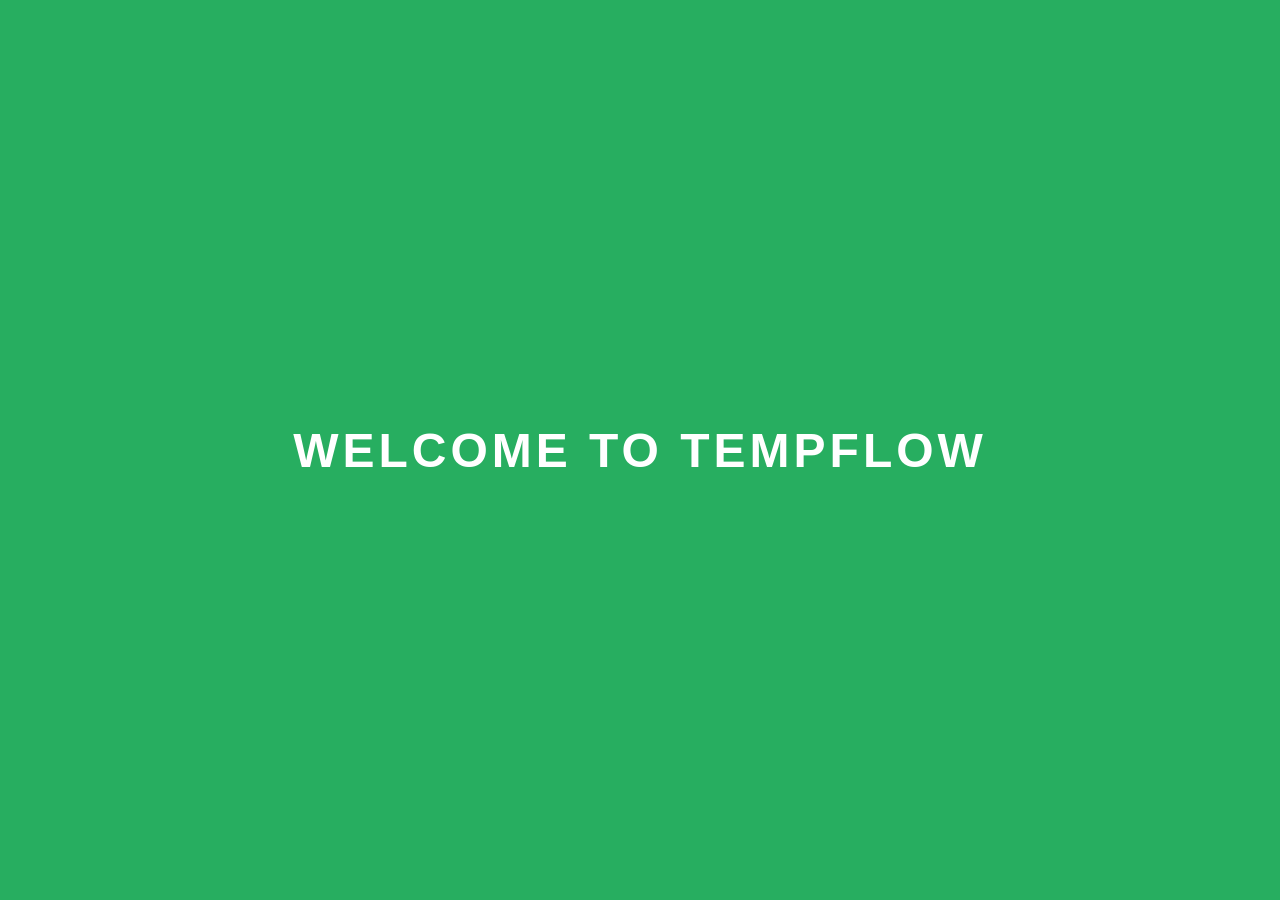
<file: WebDev-L1-TemperatureConverterWebsite/index.html>
<!doctype html>
<html lang="en">
  <head>
    <meta charset="UTF-8" />
    <meta name="viewport" content="width=device-width, initial-scale=1.0" />
    <!--==========Title==========-->
    <title>Temperature Converter & Weather Hub</title>
    <!--==========Fevicon==========-->
    <link rel="icon" href="images/fevicon.png" />
    <!-- FontAwesome for Icons -->
    <link
      rel="stylesheet"
      href="https://cdnjs.cloudflare.com/ajax/libs/font-awesome/6.4.0/css/all.min.css"
    />
    <link rel="stylesheet" href="style.css" />
  </head>

  <body>
    <!--========== Welcome Overlay========== -->
    <div class="welcome-overlay" id="welcome-overlay">
      <div class="welcome-text">Welcome to Tempflow</div>
    </div>
    <div class="background-overlay">
      <video autoplay muted loop class="bg-video">
        <source src="images/background.mp4" type="video/mp4" />
      </video>
      <div class="glass-container">
        <!-- ==========Sidebar Navigation========== -->
        <aside class="sidebar">
          <div class="logo">
            <i class="fa-solid fa-water"></i>
          </div>
          <div class="nav-links">
            <a href="#" class="nav-item active"
              ><i class="fa-solid fa-house"></i
            ></a>
            <a href="#" class="nav-item" id="book-nav-btn"
              ><i class="fa-solid fa-book"></i
            ></a>
            <a href="#" class="nav-item" id="history-nav-btn"
              ><i class="fa-solid fa-clock-rotate-left"></i
            ></a>
          </div>
          <div class="sidebar-footer">
            <button class="icon-btn" id="theme-toggle-btn">
              <i class="fa-solid fa-palette"></i>
            </button>
            <button class="icon-btn" id="dark-mode-btn">
              <i class="fa-solid fa-sun"></i>
            </button>
          </div>
        </aside>

        <!-- ===========Main Content Layout=========== -->
        <main class="main-content">
          <header class="app-header">
            <div class="brand-badge">
              <i class="fa-solid fa-temperature-three-quarters"></i> TEMPFLOW
              HUB
            </div>
            <h1>Temperature Converter & Weather Hub</h1>
            <p>
              Advanced multi-unit temperature calculator with instant presets
              and live insights.
            </p>
          </header>

          <div class="content-scroll-area">
            <!-- Input Panel -->
            <div class="input-panel">
              <div class="panel-header">TEMPERATURE VALUE</div>
              <div class="input-controls">
                <input type="number" id="main-value" value="25" />
                <select id="main-unit">
                  <option value="celsius">°C — Celsius</option>
                  <option value="fahrenheit">°F — Fahrenheit</option>
                  <option value="kelvin">K — Kelvin</option>
                </select>
              </div>
              <div class="slider-wrapper">
                <input
                  type="range"
                  id="main-slider"
                  min="-50"
                  max="150"
                  value="25"
                />
              </div>
              <!-- ===========Presets Group=========== -->
              <div class="presets-group">
                <button
                  class="preset-chip"
                  data-val="-273.15"
                  data-unit="celsius"
                >
                  Absolute zero
                </button>
                <button class="preset-chip" data-val="0" data-unit="celsius">
                  Freezing point
                </button>
                <button class="preset-chip" data-val="37" data-unit="celsius">
                  Body temp
                </button>
                <button class="preset-chip" data-val="25" data-unit="celsius">
                  Room temp
                </button>
                <button class="preset-chip" data-val="100" data-unit="celsius">
                  Boiling point
                </button>
                <button class="preset-chip" data-val="-196" data-unit="celsius">
                  Liquid nitrogen
                </button>
                <button class="preset-chip" data-val="0.01" data-unit="celsius">
                  Triple point
                </button>
                <button
                  class="preset-chip"
                  data-val="-78.5"
                  data-unit="celsius"
                >
                  Dry Ice
                </button>
                <button class="preset-chip" data-val="15" data-unit="celsius">
                  Earth Avg
                </button>
              </div>
            </div>

            <!-- ============Cards Grid============ -->
            <div class="cards-grid">
              <div class="conversion-card">
                <div class="card-top">CELSIUS</div>
                <div class="card-mid" id="res-celsius">25.00°C</div>
                <button
                  class="copy-btn"
                  onclick="
                    copyText(document.getElementById('res-celsius').textContent)
                  "
                >
                  <i class="fa-solid fa-copy"></i> COPY
                </button>
              </div>
              <div class="conversion-card">
                <div class="card-top">FAHRENHEIT</div>
                <div class="card-mid" id="res-fahrenheit">77.00°F</div>
                <button
                  class="copy-btn"
                  onclick="
                    copyText(
                      document.getElementById('res-fahrenheit').textContent,
                    )
                  "
                >
                  <i class="fa-solid fa-copy"></i> COPY
                </button>
              </div>
              <div class="conversion-card">
                <div class="card-top">KELVIN</div>
                <div class="card-mid" id="res-kelvin">298.15 K</div>
                <button
                  class="copy-btn"
                  onclick="
                    copyText(document.getElementById('res-kelvin').textContent)
                  "
                >
                  <i class="fa-solid fa-copy"></i> COPY
                </button>
              </div>
            </div>

            <!-- ============Dropdown Section for Extra units============ -->
            <div class="dropdown-section">
              <button class="toggle-dropdown-btn" id-target="extra-units-box">
                <span>Show Rankine & Réaumur</span>
                <i class="fa-solid fa-chevron-down"></i>
              </button>
              <div
                class="extra-grid"
                id="extra-units-box"
                style="display: none"
              >
                <div class="conversion-card">
                  <div class="card-top">RANKINE</div>
                  <div class="card-mid" id="res-rankine">536.67 °R</div>
                  <button
                    class="copy-btn"
                    onclick="
                      copyText(
                        document.getElementById('res-rankine').textContent,
                      )
                    "
                  >
                    <i class="fa-solid fa-copy"></i> COPY
                  </button>
                </div>
                <div class="conversion-card">
                  <div class="card-top">RÉAUMUR</div>
                  <div class="card-mid" id="res-réaumur">20.00 °Ré</div>
                  <button
                    class="copy-btn"
                    onclick="
                      copyText(
                        document.getElementById('res-réaumur').textContent,
                      )
                    "
                  >
                    <i class="fa-solid fa-copy"></i> COPY
                  </button>
                </div>
              </div>
            </div>

            <!-- ============Dropdown Section for Working Steps============== -->
            <div class="dropdown-section">
              <button class="toggle-dropdown-btn" id-target="working-steps-box">
                <span>Show Conversion Formula & Working</span>
                <i class="fa-solid fa-chevron-down"></i>
              </button>
              <div id="working-steps-box" style="display: none">
                <div class="working-box" id="working-steps-text">
                  Steps will appear here...
                </div>
              </div>
            </div>

            <!-- ============History Panel============== -->
            <div class="history-panel">
              <div class="history-panel-header">
                <span>RECENT CONVERSIONS</span>
                <button class="text-clear-btn" id="clear-history-btn">
                  Clear History
                </button>
              </div>
              <div class="history-content-list" id="history-content-list">
                <div class="no-history-text">Nothing converted yet.</div>
              </div>
            </div>
          </div>
        </main>
      </div>
    </div>

    <!-- =============Modals=============== -->
    <div class="modal hidden" id="formulas-modal">
      <div class="modal-content">
        <div class="modal-header">
          <h2><i class="fa-solid fa-book"></i> Formulas Reference</h2>
          <button class="close-modal-btn">&times;</button>
        </div>
        <div class="modal-body">
          <ul>
            <li><strong>Celsius to Fahrenheit:</strong> (C × 9/5) + 32</li>
            <li><strong>Celsius to Kelvin:</strong> C + 273.15</li>
            <li><strong>Fahrenheit to Celsius:</strong> (F - 32) × 5/9</li>
            <li><strong>Kelvin to Celsius:</strong> K - 273.15</li>
          </ul>
        </div>
      </div>
    </div>

    <div class="modal hidden" id="history-modal">
      <div class="modal-content">
        <div class="modal-header">
          <h2>
            <i class="fa-solid fa-clock-rotate-left"></i> Full History Log
          </h2>
          <button class="close-modal-btn">&times;</button>
        </div>
        <div class="modal-body" id="modal-history-list">
          <p style="color: var(--text-sub)">No conversion logs recorded yet.</p>
        </div>
      </div>
    </div>

    <script src="script.js"></script>
  </body>
</html>
</file>
<file: WebDev-L1-LandingPage/style.css>
/* ====================== ROOT VARIABLES ====================== */
:root {
  --primary: #2563eb;
  --secondary: #22c55e;
  --light: #f8fbff;
  --dark: #1e293b;
  --gray: #64748b;
  --white: #ffffff;
}

* {
  margin: 0;
  padding: 0;
  box-sizing: border-box;
  font-family: 'Poppins', Arial, sans-serif;
}

html {
  scroll-behavior: smooth;
}

body {
  background: var(--light);
  color: var(--dark);
}

/* ====================== GLOBAL ====================== */
::-webkit-scrollbar {
  width: 10px;
}

::-webkit-scrollbar-track {
  background: #f2f2f2;
}

::-webkit-scrollbar-thumb {
  background: linear-gradient(135deg, #22c55e, #2563eb);
  border-radius: 20px;
}

::-webkit-scrollbar-thumb:hover {
  background: #22c55e;
}

::selection {
  background: #22c55e;
  color: white;
}

button {
  cursor: pointer;
  transition: transform 0.3s, background-color 0.3s;
}

button:hover {
  transform: scale(1.05);
}

/* ====================== NAVBAR ====================== */
.navbar {
  display: flex;
  justify-content: space-between;
  align-items: center;
  padding: 22px 8%;
  background: white;
  position: sticky;
  top: 0;
  z-index: 100;
  box-shadow: 0 5px 20px rgba(0, 0, 0, 0.08);
}

.logo-container {
  display: flex;
  align-items: center;
  gap: 2px;
}

.logo-img {
  display: flex;
  align-items: center;
}

.logo-img img {
  width: 65px;
  height: auto;
  display: block;
  transform: translateY(-5px);
}

.logo {
  font-size: 30px;
  font-weight: 800;
  color: #22c55e;
}

.logo span {
  color: #2563eb;
}

.nav-links {
  display: flex;
  gap: 35px;
  list-style: none;
  align-items: center;
}

.nav-links a {
  text-decoration: none;
  color: #334155;
  font-weight: bold;
  transition: 0.3s;
}

.nav-links a:hover {
  color: #2563eb;
  text-decoration: underline #22c55e;
  font-size: large;
}

/* ====================== NAVBAR BUTTONS ====================== */
.auth-btns {
  display: flex;
  gap: 12px;
  align-items: center;
}

.nav-btn {
  padding: 11px 25px;
  border-radius: 30px;
  font-weight: 600;
  font-size: 14px;
  cursor: pointer;
  transition: 0.3s;
}

.btn-secondary,
.btn-primary {
  color: white;
  background: linear-gradient(135deg, #22c55e, #2563eb);
}

.btn-secondary {
  border: 2px solid #2563eb;
}

.btn-secondary:hover {
  background: #2563eb;
  box-shadow: 0 5px 15px rgba(37, 99, 235, 0.3);
}

.btn-primary {
  border: 2px solid #22c55e;
}

.btn-primary:hover {
  transform: translateY(-2px);
  box-shadow: 0 10px 25px #2563eb55;
}

#menu-toggle,
.hamburger,
.mobile-btns {
  display: none;
}

/* ====================== HERO ====================== */
.hero {
  min-height: 90vh;
  padding: 70px 8%;
  display: flex;
  justify-content: space-between;
  align-items: center;
}

.hero-content {
  width: 55%;
}

.badge {
  display: inline-block;
  padding: 10px 20px;
  border-radius: 30px;
  background: #dcfce7;
  color: #15803d;
  font-weight: 600;
}

.hero h1 {
  color: #22c55e;
  font-size: 58px;
  line-height: 1.2;
  margin: 25px 0;
}

.hero h1 span {
  color: #2563eb;
}

.hero-title {
  color: #22c55e;
}

.typing {
  overflow: hidden;
  white-space: nowrap;
  display: inline-block;
  width: 0;
  animation: typing 3s steps(28) forwards, blink 0.75s infinite;
}

@keyframes typing {
  from {
    width: 0;
  }
  to {
    width: 28ch;
  }
}

@keyframes blink {
  from,
  to {
    border-color: transparent;
  }
  50% {
    border-color: #2563eb;
  }
}

.hero p {
  font-size: 22px;
  line-height: 1.8;
  color: var(--gray);
}

.hero-buttons {
  margin-top: 35px;
}

.hero-buttons button {
  padding: 15px 35px;
  border-radius: 30px;
  cursor: pointer;
  font-size: 16px;
  transition: 0.3s;
}

.primary-btn {
  border: 2px solid #22c55e;
  background: #2563eb;
  color: white;
}

.primary-btn:hover {
  background: #22c55e;
  transform: scale(1.05);
  box-shadow: 0 10px 30px #2563eb55;
}

.secondary-btn {
  margin-left: 15px;
  background: #22c55e;
  border: 2px solid #2563eb;
  color: white;
}

.secondary-btn:hover {
  background: #2563eb;
  color: white;
}

.health-stats {
  display: flex;
  gap: 50px;
  margin-top: 50px;
}

.health-stats h2 {
  color: #22c55e;
  font-size: 35px;
}

/* ====================== HEALTH DASHBOARD ====================== */
.health-dashboard {
  width: 380px;
  background: white;
  padding: 30px;
  border-radius: 30px;
  box-shadow: 0 20px 50px rgba(37, 99, 235, 0.15);
  animation: floating 3s infinite alternate;
}

@keyframes floating {
  from {
    transform: translateY(0);
  }
  to {
    transform: translateY(-15px);
  }
}

.user-profile {
  display: flex;
  gap: 15px;
  align-items: center;
  margin: 25px 0;
}

.profile-icon {
  width: 60px;
  height: 60px;
  border-radius: 50%;
  background: #dbeafe;
  display: flex;
  justify-content: center;
  align-items: center;
  font-size: 35px;
}

.health-card {
  display: flex;
  align-items: center;
  gap: 15px;
  padding: 18px;
  background: #ffffff;
  box-shadow: 0 10px 30px #afb6ea55;
  border-radius: 20px;
  margin: 15px 0;
  transition: 0.3s;
}

.health-card p {
  font-size: medium;
}

.health-card:hover {
  transform: translateX(8px);
  background: #eff6ff;
}

/* Dashboard Icons */
.heart-icon {
  font-size: 24px;
  color: #ef4444;
}

.medicine-icon {
  font-size: 24px;
  color: #2563eb;
}

.steps-icon {
  font-size: 24px;
  color: #22c55e;
}

.water-icon {
  font-size: 24px;
  color: #00bfff;
}

.health-score {
  color: #22c55e;
}

/* ====================== ABOUT SECTION ====================== */
.about-section {
  padding: 100px 5%;
  background-color: #ffffff;
  font-family: 'Segoe UI', Tahoma, Geneva, Verdana, sans-serif;
}

.about-container {
  max-width: 1250px;
  margin: 0 auto;
}

.about-header {
  text-align: center;
  max-width: 750px;
  margin: 0 auto 60px auto;
}

.about-header h2 {
  font-size: 40px;
  color: #1e293b;
  font-weight: 800;
  line-height: 1.2;
  margin-bottom: 5px;
}

.about {
  font-size: 36px;
  font-weight: 800;
  color: #22c55e;
  margin-bottom: 15px;
}

.about span {
  color: #2563eb;
}

.about-header p {
  color: #64748b;
  font-size: 20px;
  line-height: 1.6;
}

.about-grid {
  display: grid;
  grid-template-columns: 1fr 1fr 1fr;
  gap: 35px;
  align-items: center;
}

.about-column h2 {
  font-size: 20px;
  color: #0f172a;
  margin-bottom: 22px;
  font-weight: 700;
  border-bottom: 2px solid #e2e8f0;
  padding-bottom: 10px;
}

.feature-card {
  display: flex;
  align-items: flex-start;
  gap: 15px;
  background: #f8fafc;
  padding: 18px;
  border-radius: 14px;
  border: 1px solid #e2e8f0;
  margin-bottom: 18px;
  transition: transform 0.3s ease;
}

.feature-card:hover {
  transform: translateY(-8px);
  border-color: #cbd5e1;
}

.f-icon {
  font-size: 24px;
  background: #eff6ff;
  padding: 12px;
  border-radius: 12px;
  flex-shrink: 0;
}

.feature-card h3 {
  margin: 0 0 6px 0;
  font-size: 17px;
  color: #0f172a;
  font-weight: 700;
}

.feature-card p {
  margin: 0;
  font-size: 18px;
  color: #64748b;
  line-height: 1.5;
}

.center-image {
  display: flex;
  justify-content: center;
}

.image-box {
  width: 100%;
  height: 420px;
  background: url('Images/Banner.png') no-repeat center center;
  background-size: cover;
  border-radius: 20px;
  box-shadow: 0 0 35px rgba(0, 0, 0, 0.1);
  position: relative;
}

/* ====================== TOGGLE SWITCH ====================== */
.switch {
  margin-left: auto;
  position: relative;
  width: 50px;
  height: 25px;
}

.switch input {
  display: none;
}

.switch span {
  position: absolute;
  inset: 0;
  background: #cbd5e1;
  border-radius: 30px;
  cursor: pointer;
  transition: 0.3s;
}

.switch span::before {
  content: "";
  width: 20px;
  height: 20px;
  background: white;
  border-radius: 50%;
  position: absolute;
  top: 2.5px;
  left: 3px;
  transition: 0.3s;
}

.switch input:checked + span {
  background: #22c55e;
}

.switch input:checked + span::before {
  transform: translateX(24px);
}

/* ====================== SECTIONS & CARDS ====================== */
.section,
.medicine,
.diet,
.doctor-consult,
.family {
  padding: 90px 8%;
  text-align: center;
}

.section h2,
.medicine h2,
.diet h2,
.doctor-consult h2 {
  font-size: 42px;
  margin-bottom: 20px;
}

.subtitle {
  color: var(--gray);
}

.card-grid {
  display: grid;
  grid-template-columns: repeat(4, 1fr);
  gap: 25px;
  margin-top: 50px;
}

.card {
  background: white;
  padding: 35px;
  border-radius: 25px;
  box-shadow: 0 10px 30px rgba(0, 0, 0, 0.08);
  transition: 0.4s;
  display: flex;
  flex-direction: column;
  align-items: center;
  justify-content: space-between;
}

.card:hover {
  transform: translateY(-12px);
  box-shadow: 0 20px 40px rgba(37, 99, 235, 0.18);
}

.card-icon {
  font-size: 45px;
  margin-bottom: 20px;
  display: flex;
  justify-content: center;
  align-items: center;
}

.card h3 {
  font-size: 21px;
  font-weight: 700;
  color: #1e293b;
  margin-bottom: 6px;
}

.card p {
  font-size: 16.5px;
  color: #64748b;
  margin-bottom: 22px;
  line-height: 1.4;
}

.card button {
  margin-top: 20px;
  padding: 12px 25px;
  border: none;
  border-radius: 25px;
  background: linear-gradient(135deg, #22c55e, #2563eb);
  color: white;
  cursor: pointer;
  transition: 0.3s;
}

.card button:hover {
  background: #16a34a;
  transform: scale(1.03);
}

/* ====================== MEDICINE ====================== */
.medicine {
  background: #eff6ff;
}

.medicine-box {
  max-width: 700px;
  margin: 20px auto;
  padding: 25px;
  background: white;
  border-radius: 20px;
  display: flex;
  align-items: center;
  justify-content: space-between;
  box-shadow: 0 10px 25px #00000010;
  transition: 0.3s;
}

.medicine-box p {
  text-align: left;
}

.medicine-box:hover {
  transform: scale(1.05);
  box-shadow: 0 10px 30px #2563eb55;
  background: #2563eb;
  color: white;
}

.add button {
  margin-top: 20px;
  padding: 12px 25px;
  border: none;
  border-radius: 25px;
  background: linear-gradient(135deg, #22c55e, #2563eb);
  color: white;
  cursor: pointer;
  transition: 0.3s;
}

.add button:hover {
  background: #16a34a;
  transform: scale(1.03);
}

/* ====================== EXERCISE ====================== */
.exercise {
  background-color: #f8fafc;
  padding: 70px 8%;
  text-align: center;
}

.exercise h2 {
  font-size: 36px;
  font-weight: 700;
  color: #1e293b;
  margin-bottom: 12px;
}

.walking-icon {
  color: rgb(108, 228, 142);
}

.yoga-icon {
  color: #ec4899;
}

.stretching-icon {
  color: #2563eb;
}

.breathing-icon {
  color: #14b8a6;
}

/* ====================== DIET ====================== */
.diet {
  padding: 80px 8%;
  text-align: center;
  background-color: #f8fafc;
}

.diet h2 {
  font-size: 36px;
  color: #1e293b;
  margin-bottom: 10px;
}

.diet .subtitle {
  color: #64748b;
  font-size: 16px;
  margin-bottom: 40px;
}

.diet-box {
  display: flex;
  justify-content: center;
  gap: 30px;
  flex-wrap: wrap;
}

.diet-card {
  background: white;
  width: 260px;
  padding: 30px 20px;
  border-radius: 20px;
  box-shadow: 0 10px 25px rgba(0, 0, 0, 0.06);
  display: flex;
  flex-direction: column;
  align-items: center;
  transition: transform 0.3s ease, box-shadow 0.3s ease;
}

.diet-card:hover {
  transform: translateY(-8px);
  box-shadow: 0 15px 35px rgba(37, 99, 235, 0.15);
}

.diet-icon {
  font-size: 48px;
  margin-bottom: 12px;
  display: block;
}

.diet-card h3 {
  font-size: 20px;
  font-weight: 700;
  color: #1e293b;
  margin-bottom: 8px;
}

.diet-card p {
  font-size: 14px;
  color: #64748b;
  margin-bottom: 15px;
  line-height: 1.4;
}

.diet-card small {
  font-size: 13px;
  font-weight: 600;
  color: #2563eb;
  background: #eff6ff;
  padding: 5px 14px;
  border-radius: 20px;
}

/* ====================== ENVIRONMENT ====================== */
.environment {
  padding: 90px 8%;
  text-align: center;
  background: linear-gradient(135deg, #dcfce7, #eff6ff);
}

.weather-container {
  display: flex;
  justify-content: center;
  align-items: center;
  gap: 30px;
  flex-wrap: wrap;
  margin-top: 40px;
}

.weather {
  margin: 0;
  padding: 30px;
  width: 260px;
  background: white;
  border-radius: 25px;
  box-shadow: 0 10px 30px #00000015;
  transition: 0.3s;
}

.weather:hover {
  transform: scale(1.05);
  box-shadow: 0 10px 30px #2563eb55;
  background: #2563eb;
  color: white;
}

.condition {
  margin: 12px auto;
  padding: 8px;
  width: 200px;
  font-weight: 600;
  background: rgb(218, 232, 92);
  border-radius: 30px;
  color: #334155;
  box-shadow: 0 8px 20px rgba(0, 0, 0, 0.08);
  transition: 0.3s;
}

.condition:hover {
  transform: scale(1.05);
  box-shadow: 0 10px 30px #2563eb55;
  background: white;
  color: #22c55e;
}

.alert {
  font-weight: bold;
}

.environment .switch {
  margin: 15px auto 0;
  display: block;
}

/* ====================== DOCTOR CONSULTATION ====================== */
.doctor-consult {
  background: #ffffff;
}

.doctor-consult > p {
  color: #64748b;
  font-size: 18px;
  margin-bottom: 50px;
}

.doctor-grid {
  display: grid;
  grid-template-columns: repeat(4, 1fr);
  gap: 25px;
}

.doctor-card {
  background: #ffffff;
  padding: 35px;
  border-radius: 25px;
  box-shadow: 0 10px 30px rgba(0, 0, 0, 0.08);
  transition: 0.4s;
  border: 1px solid #e2e8f0;
  display: flex;
  flex-direction: column;
  align-items: center;
}

.doctor-card:hover {
  transform: translateY(-12px);
  box-shadow: 0 20px 40px rgba(37, 99, 235, 0.18);
}

.doctor-icon {
  width: 80px;
  height: 80px;
  margin: auto;
  display: flex;
  justify-content: center;
  align-items: center;
  font-size: 45px;
  background: #eff6ff;
  border-radius: 50%;
  margin-bottom: 25px;
}

.doctor-card h3 {
  font-size: 24px;
  margin-bottom: 15px;
  color: #1e293b;
}

.doctor-card p {
  color: #64748b;
  line-height: 1.7;
}

.doctor-card button {
  margin-top: auto;
  padding: 13px 30px;
  border: none;
  border-radius: 30px;
  background: linear-gradient(135deg, #22c55e, #2563eb);
  color: white;
  cursor: pointer;
  font-size: 15px;
  transition: 0.3s;
}

.doctor-card button:hover {
  transform: scale(1.08);
  box-shadow: 0 10px 25px rgba(37, 99, 235, 0.3);
}

.video-icon {
  color: #8b5cf6;
}

/* ====================== HEALTH PLATFORMS ====================== */
.health-platform {
  margin-top: 70px;
  padding: 40px;
  background: linear-gradient(135deg, #eff6ff, #dcfce7);
  border-radius: 30px;
}

.health-platform h3 {
  font-size: 28px;
  margin-bottom: 30px;
}

.platform-list {
  display: flex;
  justify-content: center;
  gap: 55px;
  flex-wrap: wrap;
}

.platform-list div {
  background: white;
  padding: 18px 30px;
  border-radius: 30px;
  font-weight: 600;
  color: #334155;
  box-shadow: 0 8px 20px rgba(0, 0, 0, 0.08);
  transition: 0.3s;
}

.platform-list div:hover {
  transform: translateY(-8px);
  color: #2563eb;
}

/* ====================== FAMILY ====================== */
.family button {
  margin-top: 25px;
  padding: 15px 35px;
  border: none;
  border-radius: 30px;
  background: linear-gradient(135deg, #22c55e, #2563eb);
  color: white;
  cursor: pointer;
}

.family p {
  font-size: 20px;
}

/* ====================== TESTIMONIALS ====================== */
.testimonials-section {
  padding: 80px 5%;
  background-color: #f8fafc;
  font-family: 'Segoe UI', Tahoma, Geneva, Verdana, sans-serif;
}

.testimonials-container {
  max-width: 1200px;
  margin: 0 auto;
}

.section-header {
  text-align: center;
  margin-bottom: 50px;
}

.badge-sub {
  background-color: #dcfce7;
  color: #16a34a;
  padding: 6px 16px;
  border-radius: 50px;
  font-size: 14px;
  font-weight: 600;
  display: inline-block;
  margin-bottom: 12px;
}

.section-header h2 {
  font-size: 36px;
  color: #1e293b;
  font-weight: 800;
  margin-bottom: 10px;
}

.section-header h2 .highlight {
  color: #2563eb;
}

.section-header p {
  color: #64748b;
  font-size: 16px;
}

.testimonials-grid {
  display: grid;
  grid-template-columns: repeat(auto-fit, minmax(320px, 1fr));
  gap: 30px;
}

.testimonial-card {
  background: #ffffff;
  padding: 30px;
  border-radius: 16px;
  box-shadow: 0 10px 25px -5px rgba(0, 0, 0, 0.05), 0 8px 10px -6px rgba(0, 0, 0, 0.05);
  transition: transform 0.3s ease, box-shadow 0.3s ease;
  border: 1px solid #e2e8f0;
  display: flex;
  flex-direction: column;
  justify-content: space-between;
}

.testimonial-card:hover {
  transform: translateY(-5px);
  box-shadow: 0 20px 30px -10px rgba(0, 0, 0, 0.1);
}

.stars {
  color: #f59e0b;
  font-size: 18px;
  margin-bottom: 15px;
  letter-spacing: 2px;
}

.feedback {
  color: #334155;
  font-size: 15px;
  line-height: 1.6;
  margin-bottom: 25px;
  font-style: italic;
  flex-grow: 1;
}

.user-profile {
  display: flex;
  align-items: center;
  gap: 15px;
}

.avatar {
  width: 48px;
  height: 48px;
  border-radius: 50%;
  display: flex;
  align-items: center;
  justify-content: center;
  color: white;
  font-weight: bold;
  font-size: 15px;
  flex-shrink: 0;
}

.blue-bg {
  background: linear-gradient(135deg, #3b82f6, #1d4ed8);
}

.green-bg {
  background: linear-gradient(135deg, #22c55e, #15803d);
}

.orange-bg {
  background: linear-gradient(135deg, #f97316, #ea580c);
}

.purple-bg {
  background: linear-gradient(135deg, #a855f7, #7e22ce);
}

.teal-bg {
  background: linear-gradient(135deg, #14b8a6, #0f766e);
}

.user-info h4 {
  margin: 0;
  font-size: 16px;
  color: #0f172a;
  font-weight: 700;
}

.user-info span {
  font-size: 13px;
  color: #64748b;
}

/* ====================== FOOTER ====================== */
.main-footer {
  text-align: left;
  background: #1e3a8a;
  color: white;
  padding: 60px 8% 30px;
}

.footer-container {
  display: grid;
  grid-template-columns: repeat(5, 1fr);
  gap: 30px;
  margin-bottom: 40px;
}

.footer-column h3 {
  font-size: 18px;
  margin-bottom: 20px;
}

.footer-column a {
  display: block;
  color: #cbd5e1;
  text-decoration: none;
  margin-bottom: 10px;
  font-size: 14px;
  transition: 0.3s;
}

.footer-column a:hover {
  color: white;
}

.footer-description {
  color: #cbd5e1;
  font-size: 14px;
  line-height: 1.6;
}

.social-icons {
  display: flex;
  gap: 15px;
  align-items: center;
  margin-top: 10px;
}

.social-icons a {
  font-size: 26px;
  color: #cbd5e1;
  text-decoration: none;
  transition: 0.3s;
}

.social-icons a:hover {
  color: white;
}

.app-btn {
  background: #0f172a;
  padding: 10px 15px;
  border-radius: 8px;
  font-size: 12px;
  margin-bottom: 10px;
  cursor: pointer;
  border: 1px solid #334155;
}

.footer-bottom {
  text-align: center;
  border-top: 1px solid #334155;
  padding-top: 20px;
  font-size: 14px;
  color: #94a3b8;
}

/* ====================== RESPONSIVE DESIGN ====================== */
@media (max-width: 992px) {
  .card-grid {
    grid-template-columns: repeat(2, 1fr);
  }
}

@media (max-width: 900px) {
  .navbar {
    padding: 20px 5%;
  }

  .hamburger {
    display: block;
    font-size: 28px;
    cursor: pointer;
    color: #1e293b;
  }

  .desktop-btns {
    display: none;
  }

  .mobile-btns {
    display: flex;
    gap: 10px;
    margin-top: 10px;
  }

  .nav-links {
    position: absolute;
    top: 100%;
    left: 0;
    width: 100%;
    background: white;
    flex-direction: column;
    padding: 25px 0;
    gap: 20px;
    box-shadow: 0 10px 20px rgba(0, 0, 0, 0.08);
    display: none;
  }

  #menu-toggle:checked ~ .nav-links {
    display: flex;
  }

  .logo {
    font-size: 26px;
  }

  .hero {
    flex-direction: column;
    gap: 40px;
    padding: 50px 5%;
    text-align: center;
  }

  .hero h1 {
    font-size: 42px;
  }

  .typing {
    white-space: normal;
    animation: none;
    width: 100%;
  }

  .hero-content {
    width: 100%;
  }

  .hero-buttons {
    display: flex;
    justify-content: center;
    flex-wrap: wrap;
    gap: 15px;
  }

  .secondary-btn {
    margin-left: 0;
  }

  .health-dashboard {
    width: 100%;
    max-width: 450px;
    margin: 0 auto;
  }

  .about-grid {
    grid-template-columns: 1fr;
    gap: 35px;
  }

  .image-box {
    height: 550px;
  }

  .about-header h1 {
    font-size: 32px;
  }

  .about {
    font-size: 28px;
  }

  .card-grid,
  .doctor-grid {
    grid-template-columns: repeat(2, 1fr);
  }

  .diet-box {
    flex-wrap: wrap;
  }

  .health-stats {
    justify-content: center;
  }

  .footer-container {
    grid-template-columns: repeat(2, 1fr);
  }
}

@media (max-width: 600px) {
  .navbar {
    padding: 18px 5%;
  }

  .logo {
    font-size: 22px;
  }

  .hero {
    min-height: auto;
    padding: 40px 5%;
  }

  .hero h1 {
    font-size: 30px;
  }

  .hero p {
    font-size: 15px;
  }

  .hero-buttons {
    flex-direction: column;
    width: 100%;
  }

  .hero-buttons button {
    width: 100%;
  }

  .health-dashboard {
    width: 100%;
    padding: 20px;
  }

  .about-grid {
    grid-template-columns: 1fr;
    gap: 35px;
  }

  .image-box {
    height: 350px;
  }

  .about-header h1 {
    font-size: 32px;
  }

  .about {
    font-size: 28px;
  }

  .profile-icon {
    width: 50px;
    height: 50px;
    font-size: 28px;
  }

  .section,
  .medicine,
  .diet,
  .doctor-consult {
    padding: 60px 5%;
  }

  .section h2,
  .medicine h2,
  .diet h2,
  .doctor-consult h2 {
    font-size: 28px;
  }

  .card-grid,
  .doctor-grid {
    grid-template-columns: 1fr;
  }

  .card {
    padding: 25px;
  }

  .medicine-box {
    flex-direction: column;
    gap: 20px;
    text-align: center;
  }

  .diet-box {
    flex-direction: column;
    align-items: center;
  }

  .diet-box div {
    width: 100%;
    max-width: 300px;
  }

  .platform-list {
    flex-direction: column;
    gap: 20px;
    align-items: center;
  }

  .platform-list div {
    width: 100%;
    text-align: center;
  }

  .footer-container {
    grid-template-columns: 1fr;
    text-align: center;
  }

  .social-icons {
    justify-content: center;
  }
}
</file>
<file: WebDev-L1-PersonalPortfolio/style.css>
:root {
  --bg-color: #f2f2fc;
  --box-bg: #ffffff;
  --text-color: #505050;
  --text-black: #303030;
  --sidebar-bg: #ffffff;
  --shadow-color: rgba(0, 0, 0, 0.05);
  --skin-color: #ec1839;
  --scrollbar-track: #ffffff;
}

.dark-mode {
  --bg-color: #151515;
  --box-bg: #222222;
  --text-color: #bbbbbb;
  --text-black: #ffffff;
  --sidebar-bg: #1f1f1f;
  --shadow-color: rgba(255, 255, 255, 0.03);
  --scrollbar-track: #151515;
  --contact-bg: #1f1f1f;
}

/*--===========Intro screen styles==========-- */
#intro-screen {
  position: fixed;
  top: 0;
  left: 0;
  width: 100%;
  height: 100vh;
  background: var(--bg-color, #151515);
  display: flex;
  align-items: center;
  justify-content: center;
  z-index: 9999;
  transition: opacity 0.8s ease, visibility 0.8s ease;
}

#intro-screen.fade-out {
  opacity: 0;
  visibility: hidden;
}

.intro-content {
  text-align: center;
  animation: introZoomIn 1.2s cubic-bezier(0.16, 1, 0.3, 1) forwards;
}

.intro-title {
  font-size: clamp(28px, 5vw, 55px);
  font-weight: 700;
  color: var(--text-black, #ffffff);
  letter-spacing: 2px;
  margin-bottom: 20px;
}

.intro-title span {
  color: var(--skin-color, #ec1839);
  font-family: 'Playfair Display', serif;
}

.intro-loader {
  width: 120px;
  height: 4px;
  background: var(--shadow-color, rgba(255, 255, 255, 0.1));
  margin: 0 auto;
  border-radius: 4px;
  position: relative;
  overflow: hidden;
}

.intro-loader::before {
  content: '';
  position: absolute;
  top: 0;
  left: -100%;
  width: 100%;
  height: 100%;
  background: var(--skin-color, #ec1839);
  animation: loaderSlide 1.5s infinite linear;
}

@keyframes introZoomIn {
  0% {
    transform: scale(0.8);
    opacity: 0;
  }

  100% {
    transform: scale(1);
    opacity: 1;
  }
}

@keyframes loaderSlide {
  0% {
    left: -100%;
  }

  100% {
    left: 100%;
  }
}

* {
  margin: 0;
  padding: 0;
  box-sizing: border-box;
  outline: none;
  text-decoration: none;
  list-style: none;
  font-family: 'Poppins', sans-serif;
  transition: background-color 0.3s ease, color 0.3s ease;
}

html {
  scroll-behavior: smooth;
}

body {
  background-color: var(--bg-color);
  color: var(--text-color);
  display: flex;
  min-height: 100vh;
  overflow-x: hidden;
}

/*--=========== Custom scrollbar setup==========-- */
::-webkit-scrollbar {
  width: 10px;
}

::-webkit-scrollbar-track {
  background: var(--scrollbar-track);
}

::-webkit-scrollbar-thumb {
  background: var(--skin-color);
  border-radius: 20px;
  transition: background 0.3s ease;
}

::-webkit-scrollbar-thumb:hover {
  filter: brightness(1.2);
}

::selection {
  background: var(--skin-color);
  color: white;
}

/* --===========Sidebar layout styles===========-- */
aside {
  width: 270px;
  background: var(--sidebar-bg);
  position: fixed;
  height: 100vh;
  top: 0;
  left: 0;
  display: flex;
  flex-direction: column;
  justify-content: center;
  align-items: center;
  padding: 40px 20px;
  border-right: 1px solid var(--shadow-color);
  z-index: 100;
  transition: all 0.3s ease;
}

.logo {
  position: absolute;
  top: 40px;
}

.logo a {
  font-size: 36px;
  font-weight: 700;
  color: var(--text-black);
  letter-spacing: 2px;
  position: relative;
}

.logo a span {
  color: var(--skin-color);
}

.logo a::before {
  content: '';
  position: absolute;
  top: -8px;
  left: -10px;
  width: 15px;
  height: 15px;
  border-top: 3px solid var(--skin-color);
  border-left: 3px solid var(--skin-color);
}

.logo a::after {
  content: '';
  position: absolute;
  bottom: -8px;
  right: -10px;
  width: 15px;
  height: 15px;
  border-bottom: 3px solid var(--skin-color);
  border-right: 3px solid var(--skin-color);
}

.nav-links {
  width: 100%;
  padding: 0;
  text-align: center;
}

.nav-links li {
  margin-bottom: 20px;
  border-bottom: 1px solid var(--shadow-color);
  padding-bottom: 12px;
}

.nav-links a {
  display: flex;
  align-items: center;
  justify-content: flex-start;
  padding-left: 45px;
  font-size: 16px;
  font-weight: 500;
  color: var(--text-black);
  transition: 0.3s;
  width: 100%;
}

.nav-links a i {
  width: 25px;
  margin-right: 15px;
  font-size: 18px;
  color: var(--skin-color);
  text-align: center;
}

.nav-links li.active a,
.nav-links a:hover {
  color: var(--skin-color);
  font-weight: 700;
}

/*--========== Mobile nav toggler==========-- */
.nav-toggler {
  display: none;
  position: fixed;
  top: 25px;
  left: 25px;
  width: 40px;
  height: 40px;
  background: var(--box-bg);
  border: none;
  border-radius: 50%;
  cursor: pointer;
  box-shadow: 0 0 10px var(--shadow-color);
  z-index: 101;
  align-items: center;
  justify-content: center;
}

.nav-toggler span {
  position: relative;
  width: 18px;
  height: 2px;
  background: var(--text-black);
  display: inline-block;
}

.nav-toggler span::before,
.nav-toggler span::after {
  content: '';
  position: absolute;
  width: 18px;
  height: 2px;
  background: var(--text-black);
  left: 0;
  transition: 0.3s;
}

.nav-toggler span::before {
  top: -6px;
}

.nav-toggler span::after {
  top: 6px;
}

.nav-toggler.active span {
  background: transparent;
}

.nav-toggler.active span::before {
  transform: rotate(45deg);
  top: 0;
}

.nav-toggler.active span::after {
  transform: rotate(-45deg);
  top: 0;
}

/*--========== Top control buttons============-- */
.top-controls {
  position: fixed;
  top: 25px;
  right: 25px;
  display: flex;
  gap: 15px;
  z-index: 100;
}

.control-btn {
  width: 40px;
  height: 40px;
  background: var(--box-bg);
  border: none;
  border-radius: 50%;
  cursor: pointer;
  box-shadow: 0 0 10px var(--shadow-color);
  display: flex;
  align-items: center;
  justify-content: center;
  color: var(--text-black);
  font-size: 18px;
}

/*--============ Theme color panel============-- */
.theme-panel {
  position: fixed;
  top: 75px;
  right: 25px;
  background: var(--box-bg);
  padding: 20px;
  box-shadow: 0 5px 15px var(--shadow-color);
  border-radius: 8px;
  display: none;
  z-index: 100;
}

.theme-panel.active {
  display: block;
}

.theme-panel h4 {
  font-size: 14px;
  margin-bottom: 12px;
  color: var(--text-black);
}

.colors {
  display: flex;
  gap: 8px;
}

.color-box {
  width: 25px;
  height: 25px;
  border-radius: 50%;
  cursor: pointer;
}

/*--=========== Popup modal view==========-- */
.popup-overlay {
  position: fixed;
  top: 0;
  left: 0;
  width: 100%;
  height: 100%;
  background: rgba(0, 0, 0, 0.6);
  backdrop-filter: blur(4px);
  display: flex;
  align-items: center;
  justify-content: center;
  z-index: 1000;
  opacity: 0;
  visibility: hidden;
  transition: all 0.3s ease;
}

.popup-overlay.active {
  opacity: 1;
  visibility: visible;
}

.popup-card {
  background: var(--box-bg);
  padding: 40px;
  border-radius: 12px;
  text-align: center;
  max-width: 400px;
  width: 90%;
  box-shadow: 0 15px 35px rgba(0, 0, 0, 0.2);
  transform: scale(0.7);
  transition: transform 0.3s cubic-bezier(0.175, 0.885, 0.32, 1.275);
}

.popup-overlay.active .popup-card {
  transform: scale(1);
}

.popup-icon {
  font-size: 55px;
  color: var(--skin-color);
  margin-bottom: 15px;
  animation: bounceIcon 1s infinite alternate;
}

@keyframes bounceIcon {
  0% {
    transform: translateY(0);
  }

  100% {
    transform: translateY(-8px);
  }
}

.popup-card h3 {
  font-size: 22px;
  color: var(--text-black);
  margin-bottom: 10px;
}

.popup-card p {
  font-size: 14px;
  color: var(--text-color);
  margin-bottom: 25px;
  line-height: 1.5;
}

/*--========== Project detail popup===========-- */
.project-popup-card {
  max-width: 500px;
  text-align: left;
  padding: 30px;
}

.project-popup-header {
  display: flex;
  justify-content: space-between;
  align-items: center;
  margin-bottom: 15px;
  border-bottom: 1px solid var(--shadow-color);
  padding-bottom: 10px;
}

.project-popup-header h3 {
  margin-bottom: 0;
  color: var(--text-black);
}

.project-popup-close {
  background: transparent;
  border: none;
  font-size: 28px;
  color: var(--text-black);
  cursor: pointer;
  line-height: 1;
}

.project-popup-body p {
  font-size: 16px;
  color: var(--text-color);
  margin-bottom: 0;
  line-height: 1.6;
}

/*--============ Main body wrapper===========-- */
.main-content {
  margin-left: 270px;
  padding: 80px 50px;
  width: calc(100% - 270px);
  transition: all 0.3s ease;
}

.section {
  min-height: 100vh;
  padding: 40px 0;
  display: block;
}

/*--============= Home section design=============-- */
.home-container {
  display: flex;
  align-items: center;
  justify-content: flex-start;
  min-height: 70vh;
  gap: 50px;
  flex-wrap: wrap;
  position: relative;
}

.home-text {
  flex: 1;
  min-width: 280px;
}

.home-text .btn:not(:last-child) {
  margin-right: 20px;
}

.home-text h2 {
  font-size: 32px;
  color: var(--text-black);
  margin-bottom: 10px;
}

.home-text h2 span {
  font-family: 'Playfair Display', serif;
  color: var(--skin-color);
  font-size: 42px;
}

.home-text h1 {
  font-size: 42px;
  color: var(--text-black);
  margin-bottom: 20px;
}

.home-text h1 span {
  color: var(--skin-color);
}

.home-text p {
  font-size: 22px;
  color: var(--text-color);
  max-width: 580px;
  margin-bottom: 30px;
  line-height: 1.7;
}

/*--=========== Social links styling==========-- */
.right-social-bar {
  position: absolute;
  right: 0px;
  top: 50%;
  transform: translateY(-50%);
  display: flex;
  flex-direction: column;
  gap: 15px;
  z-index: 99;
}

.right-social-bar a {
  display: flex;
  align-items: center;
  justify-content: center;
  width: 42px;
  height: 42px;
  background: var(--skin-color);
  color: #ffffff;
  border-radius: 50%;
  font-size: 18px;
  box-shadow: 0 5px 15px var(--shadow-color);
  transition: all 0.3s ease;
}

.right-social-bar a:hover {
  filter: brightness(1.1);
  transform: translateY(-3px);
}

.btn {
  display: inline-block;
  padding: 12px 30px;
  background: var(--skin-color);
  color: #ffffff;
  font-weight: 500;
  border-radius: 30px;
  box-shadow: 0 5px 15px rgba(0, 0, 0, 0.1);
  transition: 0.3s;
  border: none;
  cursor: pointer;
}

.btn:hover {
  opacity: 0.9;
  transform: translateY(-2px);
}

/*--============= Profile photo box===========-- */
.home-img {
  position: relative;
  flex-shrink: 0;
  margin-right: 120px;
  background: var(--bg-color);
}

.img-box {
  width: 340px;
  height: 500px;
  background: #000;
  border-radius: 8px;
  overflow: hidden;
  background: var(--bg-color);
}

.img-box img {
  width: 100%;
  height: 100%;
  object-fit: cover;
  background: var(--bg-color);
}

.home-img::before {
  content: '';
  position: absolute;
  top: -25px;
  left: -25px;
  width: 60px;
  height: 60px;
  border-top: 10px solid var(--skin-color);
  border-left: 10px solid var(--skin-color);
}

.home-img::after {
  content: '';
  position: absolute;
  bottom: -25px;
  right: -25px;
  width: 60px;
  height: 60px;
  border-bottom: 10px solid var(--skin-color);
  border-right: 10px solid var(--skin-color);
}

/*--============= Section title style=========-- */
.section-title {
  font-size: 32px;
  color: var(--text-black);
  margin-bottom: 35px;
  position: relative;
}

.section-title::after {
  content: '';
  position: absolute;
  left: 0;
  bottom: -8px;
  width: 50px;
  height: 4px;
  background: var(--skin-color);
}

/* About profile details */
.about-content h3 {
  font-size: 30px;
  color: var(--text-black);
  margin-bottom: 15px;
}

.about-content h3 span {
  color: var(--skin-color);
}

.about-content>p {
  font-size: 22px;
  line-height: 1.7;
  color: var(--text-color);
  margin-bottom: 30px;
}

.personal-info {
  display: grid;
  grid-template-columns: repeat(2, 1fr);
  gap: 15px 30px;
  margin-bottom: 30px;
}

.info-item p {
  font-size: 20px;
  color: var(--text-black);
  font-weight: 600;
}

.info-item span {
  font-weight: 400;
  color: var(--text-color);
}

.about-btns {
  display: flex;
  gap: 15px;
  margin-bottom: 40px;
}

.btn-secondary {
  background: var(--box-bg);
  color: var(--text-black);
  border: 1px solid var(--shadow-color);
}

.btn-secondary:hover {
  background: var(--skin-color);
  color: #ffffff;
}

/*--========= Education timeline layout=======-- */
.resume-row {
  display: grid;
  grid-template-columns: repeat(2, 1fr);
  gap: 40px;
  margin-top: 30px;
}

.resume-column .title {
  font-size: 28px;
  color: var(--text-black);
  margin-bottom: 25px;
  display: flex;
  align-items: center;
  gap: 12px;
}

.resume-column .title i {
  color: var(--skin-color);
  font-size: 22px;
}

.timeline {
  position: relative;
  padding-left: 30px;
  border-left: 2px solid var(--skin-color);
  margin-top: 10px;
}

.timeline-item {
  position: relative;
  margin-bottom: 30px;
  background: var(--box-bg);
  padding: 25px;
  border-radius: 8px;
  box-shadow: 0 5px 15px var(--shadow-color);
  border: 1px solid var(--shadow-color);
  transition: transform 0.3s ease, box-shadow 0.3s ease;
}

.timeline-item:hover {
  transform: translateY(-4px);
  box-shadow: 0 8px 20px var(--shadow-color);
}

.timeline-item:last-child {
  margin-bottom: 0;
}

.timeline-dot {
  position: absolute;
  left: -37px;
  top: 28px;
  width: 14px;
  height: 14px;
  border-radius: 50%;
  background: var(--skin-color);
  border: 3px solid var(--box-bg);
  box-shadow: 0 0 0 2px var(--skin-color);
}

.timeline-date {
  display: inline-flex;
  align-items: center;
  gap: 8px;
  font-size: 18px;
  color: var(--skin-color);
  font-weight: 600;
  margin-bottom: 8px;
  background: var(--bg-color);
  padding: 4px 10px;
  border-radius: 20px;
}

.timeline-item h4 {
  font-size: 24px;
  color: var(--text-black);
  margin-bottom: 8px;
  font-weight: 600;
}

.timeline-item p {
  font-size: 18px;
  color: var(--text-color);
  margin: 0;
  line-height: 1.6;
}

.cert-view-btn {
  display: inline-flex;
  align-items: center;
  gap: 8px;
  margin-top: 15px;
  padding: 8px 18px;
  background: var(--bg-color);
  color: var(--skin-color);
  font-size: 14px;
  font-weight: 600;
  border-radius: 20px;
  border: 1px solid var(--skin-color);
  box-shadow: 0 2px 5px var(--shadow-color);
  transition: all 0.3s ease;
  text-decoration: none;
}

.cert-view-btn:hover {
  background: var(--skin-color);
  color: #ffffff;
  transform: translateY(-2px);
  box-shadow: 0 4px 10px var(--shadow-color);
}

.timeline-header-flex {
  display: flex;
  justify-content: space-between;
  align-items: center;
  margin-bottom: 8px;
}

.timeline-cgpa {
  display: inline-flex;
  align-items: center;
  font-size: 16px;
  color: var(--skin-color);
  font-weight: 600;
  background: var(--bg-color);
  padding: 4px 12px;
  border-radius: 20px;
  border: 1px solid var(--skin-color);
}

/*--============ Skills grid box===========-- */
.skills-grid {
  display: grid;
  grid-template-columns: repeat(3, 1fr);
  gap: 25px;
}

.skill-box {
  background: var(--box-bg);
  padding: 35px 20px;
  border-radius: 8px;
  box-shadow: 0 5px 15px var(--shadow-color);
  text-align: center;
  display: flex;
  flex-direction: column;
  align-items: center;
  justify-content: center;
  transition: transform 0.3s ease, box-shadow 0.3s ease;
}

.skill-box:hover {
  transform: translateY(-6px);
  box-shadow: 0 10px 25px var(--shadow-color);
}

.skill-box i {
  font-size: 42px;
  color: var(--skin-color);
  margin-bottom: 15px;
}

.skill-box h4 {
  font-size: 18px;
  color: var(--text-black);
  margin: 0;
}

/*--=========== Projects grid setup==========-- */
.projects-grid {
  display: flex;
  flex-wrap: nowrap;
  gap: 20px;
  overflow-x: auto;
  scroll-behavior: smooth;
  padding-bottom: 20px;
  width: 100%;
  scroll-snap-type: x mandatory;
  -webkit-overflow-scrolling: touch;
}

.projects-grid::-webkit-scrollbar {
  height: 8px;
}

.projects-grid::-webkit-scrollbar-track {
  background: var(--bg-color);
  border-radius: 10px;
}

.projects-grid::-webkit-scrollbar-thumb {
  background: var(--skin-color);
  border-radius: 10px;
}

.projects-item {
  background: var(--box-bg);
  border-radius: 10px;
  overflow: hidden;
  box-shadow: 0 4px 15px var(--shadow-color);
  display: flex;
  flex-direction: column;
  border: 1px solid var(--shadow-color);
  transition: transform 0.3s ease, box-shadow 0.3s ease;
  width: 580px;
  height: 680px;
  flex-shrink: 0;
  scroll-snap-align: start;
}

.projects-item:hover {
  transform: translateY(-4px);
  box-shadow: 0 8px 20px var(--shadow-color);
}

.projects-img {
  width: 580px;
  height: 380px;
  aspect-ratio: 1 / 1;
  overflow: hidden;
  flex-shrink: 0;
  background: var(--bg-color);
}

.projects-img img {
  width: 580px;
  height: 380px;
  object-fit: cover;
  transition: transform 0.4s ease;
}

.projects-item:hover .projects-img img {
  transform: scale(1.05);
}

.projects-info {
  padding: 10px 12px;
  background: var(--box-bg);
  display: flex;
  flex-direction: column;
  justify-content: space-between;
  flex: 1;
  overflow: hidden;
}

.projects-info h3 {
  font-size: 23px;
  color: var(--text-black);
  margin-bottom: 3px;
}

.project-tech {
  display: flex;
  flex-wrap: wrap;
  gap: 4px;
  margin-bottom: 4px;
}

.project-tech span {
  font-size: 16px;
  font-weight: 500;
  background: var(--bg-color);
  color: var(--skin-color);
  padding: 2px 6px;
  border-radius: 3px;
  border: 1px solid var(--shadow-color);
}

.project-features {
  list-style-type: disc;
  margin-left: 13px;
  margin-bottom: 4px;
}

.project-features li {
  font-size: 16px;
  color: var(--text-color);
  line-height: 1.20;
  margin-bottom: 6px;
}

.ps-row {
  font-size: 18px;
  line-height: 1.3;
  margin-bottom: 12px;
  margin-top: 15px;
  display: flex;
  align-items: center;
  flex-wrap: wrap;
  gap: 8px;
}

.problem-heading {
  color: #e74c3c;
  font-weight: 700;
}

.solution-heading {
  color: #2ecc71;
  font-weight: 700;
}

.ps-text {
  color: var(--text-color);
}

.read-more-btn {
  background: transparent;
  border: none;
  color: var(--skin-color);
  font-size: 14px;
  font-weight: 600;
  cursor: pointer;
  padding: 0;
  margin-left: 5px;
  text-decoration: underline;
  transition: opacity 0.2s ease;
}

.read-more-btn:hover {
  opacity: 0.8;
}

.project-links {
  display: flex;
  gap: 6px;
  margin-top: 6px;
}

.project-btn {
  flex: 1;
  padding: 4px 8px;
  background: var(--bg-color);
  color: var(--text-black);
  font-size: 11.5px;
  font-weight: 500;
  text-align: center;
  border-radius: 18px;
  box-shadow: 0 1px 3px var(--shadow-color);
  transition: 0.3s;
  display: flex;
  align-items: center;
  justify-content: center;
  gap: 10px;
  height: 42px;
}

.project-btn:hover {
  background: var(--skin-color);
  color: #ffffff;
}

.project-btn.live-btn {
  background: var(--skin-color);
  color: #ffffff;
}

.project-btn.live-btn:hover {
  opacity: 0.9;
}

.project-slider-controls {
  display: flex;
  justify-content: center;
  align-items: center;
  gap: 20px;
  margin-top: 25px;
}

.slider-btn {
  background: var(--box-bg);
  color: var(--text-color);
  border: 1px solid var(--shadow-color);
  padding: 10px 24px;
  font-size: 16px;
  font-weight: 600;
  border-radius: 8px;
  cursor: pointer;
  box-shadow: 0 4px 10px var(--shadow-color);
  transition: all 0.3s ease;
  display: flex;
  align-items: center;
  gap: 8px;
}

.slider-btn.live-btn {
  background: var(--skin-color);
  color: #ffffff;
  border: 1px solid var(--skin-color);
  padding: 10px 24px;
  font-size: 16px;
  font-weight: 600;
  border-radius: 8px;
  cursor: pointer;
  box-shadow: 0 4px 10px var(--shadow-color);
  transition: all 0.3s ease;
  display: flex;
  align-items: center;
  gap: 8px;
}

.slider-btn.live-btn:hover {
  opacity: 0.9;
  transform: translateY(-2px);
  color: #ffffff;
}

.scroll-hint {
  color: var(--text-color);
  font-size: 14px;
  font-weight: 500;
  letter-spacing: 1px;
  display: flex;
  align-items: center;
  gap: 4px;
  opacity: 0.8;
}

.slider-btn:hover {
  background: var(--skin-color);
  color: #ffffff;
  transform: translateY(-2px);
}

/*--============= Contact layout section==========-- */
.contact-subhead {
  text-align: center;
  margin-bottom: 40px;
}

.contact-subhead h3 {
  font-size: 30px;
  color: var(--text-black);
  margin-bottom: 5px;
}

.contact-subhead p {
  font-size: 22px;
  color: var(--skin-color);
  font-weight: 600;
  margin-bottom: 30px;
}

.contact-info-grid {
  display: grid;
  grid-template-columns: repeat(4, 1fr);
  gap: 25px;
  text-align: center;
  margin-bottom: 50px;
}

.c-info-item {
  display: flex;
  flex-direction: column;
  align-items: center;
  justify-content: center;
  text-align: center;
  padding: 30px 20px;
  background: var(--box-bg);
  border-radius: 10px;
  box-shadow: 0 5px 15px var(--shadow-color);
  border: 1px solid var(--shadow-color);
  text-decoration: none;
  transition: all 0.3s ease;
}

.c-info-item:hover {
  transform: translateY(-5px);
}

.c-info-item .c-icon {
  color: var(--skin-color);
  font-size: 26px;
  margin-bottom: 10px;
}

.c-info-item .c-title {
  color: var(--text-black);
  font-size: 20px;
  font-weight: 600;
  margin-bottom: 5px;
}

.c-info-item .c-text {
  color: var(--text-color);
  font-size: 18px;
  margin: 0;
}

.contact-form-wrap {
  text-align: center;
  max-width: 800px;
  margin: 0 auto;
}

.contact-form-wrap h3 {
  font-size: 30px;
  color: var(--text-black);
  margin-bottom: 5px;
}

.contact-form-wrap p {
  font-size: 22px;
  color: var(--skin-color);
  font-weight: 600;
  margin-bottom: 30px;
}

.contact-form {
  background: var(--box-bg);
  padding: 40px;
  border-radius: 10px;
  box-shadow: 0 5px 15px var(--shadow-color);
  border: 1px solid var(--shadow-color);
  text-align: left;
}

.form-row {
  display: grid;
  grid-template-columns: 1fr 1fr;
  gap: 20px;
  margin-bottom: 20px;
}

.form-group {
  margin-bottom: 20px;
}

.input-control {
  background: var(--bg-color);
  border: 1px solid var(--shadow-color);
  padding: 15px;
  border-radius: 6px;
  color: var(--skin-color);
  width: 100%;
  font-size: 18px;
}

textarea.input-control {
  height: 150px;
  resize: none;
}

.input-control:-webkit-autofill,
.input-control:-webkit-autofill:hover,
.input-control:-webkit-autofill:focus,
.input-control:-webkit-autofill:active {
  -webkit-box-shadow: 0 0 0 30px var(--bg-color) inset !important;
  -webkit-text-fill-color: var(--skin-color) !important;
  transition: background-color 5000s ease-in-out 0s;
}

.send-btn {
  display: inline-block;
  padding: 12px 30px;
  background: var(--skin-color);
  color: #ffffff;
  font-weight: 500;
  border-radius: 30px;
  box-shadow: 0 5px 15px rgba(0, 0, 0, 0.1);
  transition: 0.3s;
  border: none;
  cursor: pointer;
  font-size: 16px;
  margin: 0 auto;
  display: block;
  text-align: center;
}

.send-btn:hover {
  opacity: 0.9;
  transform: translateY(-2px);
}

/*--============= Media query setups =============--*/
@media (max-width: 1200px) {
  .home-img {
    margin-right: 0;
  }
}

@media (max-width: 1100px) {
  .skills-grid {
    grid-template-columns: repeat(2, 1fr);
  }

  .contact-info-grid {
    grid-template-columns: repeat(2, 1fr);
  }
}

@media (max-width: 900px) {
  aside {
    left: -270px;
  }

  aside.open {
    left: 0;
  }

  .main-content {
    margin-left: 0 !important;
    width: 100% !important;
    padding: 80px 20px;
  }

  .nav-toggler {
    display: flex !important;
  }

  .right-social-bar {
    position: static;
    flex-direction: row;
    justify-content: center;
    transform: none;
    margin: 25px 0 15px 0;
  }

  .home-container {
    justify-content: center;
    text-align: center;
  }

  .home-text p {
    margin-left: auto;
    margin-right: auto;
  }

  .about-btns,
  .home-text .btn {
    justify-content: center;
  }

  .resume-row {
    grid-template-columns: 1fr;
    gap: 30px;
  }
}

@media (max-width: 768px) {

  .skills-grid,
  .personal-info,
  .form-row,
  .contact-info-grid {
    grid-template-columns: 1fr;
  }

  .home-text h1 {
    font-size: 32px;
  }

  .home-text h2 {
    font-size: 25px;
  }

  .home-text h2 span {
    font-size: 30px;
  }

  .img-box {
    width: 100%;
    max-width: 300px;
    height: 420px;
    margin: 0 auto;
  }

  .projects-item {
    width: 85vw;
    max-width: 380px;
    height: auto;
    min-height: 660px;
  }

  .projects-img,
  .projects-img img {
    width: 100%;
    height: 310px;
    object-fit: contain;
    background: var(--bg-color);
  }

  .project-slider-controls {
    gap: 10px;
  }

  .slider-btn {
    padding: 8px 16px;
    font-size: 14px;
  }

  .scroll-hint {
    font-size: 12px;
  }
}

@media (max-width: 480px) {
  .main-content {
    padding: 70px 15px;
  }

  .home-text h1 {
    font-size: 26px;
  }

  .home-text h2 {
    font-size: 20px;
  }

  .contact-form {
    padding: 20px;
  }

  .projects-item {
    width: 90vw;
    min-height: 630px;
  }

  .projects-img,
  .projects-img img {
    height: 270px;
    object-fit: contain;
    background: var(--bg-color);
  }
}
</file>
<file: WebDev-L1-TemperatureConverterWebsite/style.css>
:root {
  --bg-glass: rgba(15, 23, 42, 0.45);
  --bg-panel: rgba(30, 41, 59, 0.55);
  --sidebar-glass: rgba(15, 23, 42, 0.7);
  --text-color: #f8fafc;
  --text-sub: #cbd5e1;
  --border-color: rgba(255, 255, 255, 0.12);
  --accent-color: #2ecc71;
  --accent-gradient: linear-gradient(135deg, #2ecc71, #27ae60);
  --scrollbar-thumb: rgba(255, 255, 255, 0.25);
}

body.light-mode {
  --bg-glass: rgba(255, 255, 255, 0.55);
  --bg-panel: rgba(255, 255, 255, 0.7);
  --sidebar-glass: rgba(240, 244, 248, 0.8);
  --text-color: #0f172a;
  --text-sub: #334155;
  --border-color: rgba(0, 0, 0, 0.1);
  --scrollbar-thumb: rgba(0, 0, 0, 0.25);
}

* {
  margin: 0;
  padding: 0;
  box-sizing: border-box;
  font-family: "Segoe UI", Tahoma, Geneva, Verdana, sans-serif;
}

body {
  height: 100vh;
  overflow: hidden;
  position: relative;
}

/*--============= Welcome Overlay Styles=========-- */
.welcome-overlay {
  position: fixed;
  top: 0;
  left: 0;
  width: 100vw;
  height: 100vh;
  background: #27ae60; /* Match your app background */
  display: flex;
  justify-content: center;
  align-items: center;
  z-index: 9999;
  transition:
    opacity 0.8s ease,
    visibility 0.8s ease;
}

.welcome-text {
  color: white;
  font-size: 3rem;
  font-weight: bold;
  text-transform: uppercase;
  letter-spacing: 4px;
}

.welcome-overlay.fade-out {
  opacity: 0;
  visibility: hidden;
}

.bg-video {
  position: absolute;
  top: 0;
  left: 0;
  width: 100%;
  height: 100%;
  object-fit: cover;
  z-index: -1;
  filter: brightness(1.35) contrast(1.05);
}

/*--============== Custom Scrollbar==============-- */
::-webkit-scrollbar {
  width: 8px;
  height: 8px;
}

::-webkit-scrollbar-track {
  background: transparent;
}

::-webkit-scrollbar-thumb {
  background: var(--accent-color);
  border-radius: 4px;
}
::selection {
  background: var(--accent-color);
  color: var(--text-color);
}
.background-overlay {
  width: 100vw;
  height: 100vh;
  background: rgba(0, 0, 0, 0.35);
  display: flex;
  justify-content: center;
  align-items: center;
  padding: 15px;
}

.glass-container {
  width: 1180px;
  height: 720px;
  background: var(--bg-glass);
  backdrop-filter: blur(8px);
  -webkit-backdrop-filter: blur(8px);
  border: 1px solid var(--border-color);
  border-radius: 20px;
  display: flex;
  box-shadow: 0 20px 40px rgba(0, 0, 0, 0.4);
  overflow: hidden;
  position: relative;
}

/*--================ Sidebar Navigation=============-- */
.sidebar {
  width: 85px;
  background: var(--sidebar-glass);
  border-right: 1px solid var(--border-color);
  display: flex;
  flex-direction: column;
  align-items: center;
  padding: 20px 0;
  justify-content: space-between;
}

.logo {
  color: var(--accent-color);
  font-size: 26px;
  transition: transform 0.3s ease;
}

.logo:hover {
  transform: scale(1.1);
}

.nav-links {
  display: flex;
  flex-direction: column;
  gap: 15px;
}

.nav-item {
  width: 48px;
  height: 48px;
  border-radius: 12px;
  display: flex;
  justify-content: center;
  align-items: center;
  color: var(--text-color);
  font-size: 18px;
  text-decoration: none;
  transition: all 0.25s ease;
}

.nav-item:hover,
.nav-item.active {
  background: var(--accent-color);
  color: #fff;
  box-shadow: 0 4px 15px rgba(0, 0, 0, 0.2);
}

.sidebar-footer {
  display: flex;
  flex-direction: column;
  gap: 10px;
}

.icon-btn {
  width: 48px;
  height: 48px;
  border-radius: 12px;
  background: transparent;
  border: 1px solid var(--border-color);
  color: var(--text-color);
  cursor: pointer;
  display: flex;
  justify-content: center;
  align-items: center;
  font-size: 18px;
  transition: all 0.25s ease;
}

.icon-btn:hover {
  background: var(--accent-color);
  color: #fff;
  border-color: var(--accent-color);
  transform: translateY(-2px);
}

/*--================== Main Content Layout=================-- */
.main-content {
  flex: 1;
  display: flex;
  flex-direction: column;
  overflow: hidden;
  color: var(--text-color);
}

.app-header {
  padding: 20px 30px 12px 30px;
  border-bottom: 1px solid var(--border-color);
}

/*--=============== Wide Banner Badge===============-- */
.brand-badge {
  display: flex;
  align-items: center;
  justify-content: center;
  width: 100%;
  gap: 8px;
  background: var(--accent-color);
  border: 1px solid var(--accent-color);
  color: #fff;
  padding: 10px 0;
  border-radius: 12px;
  font-size: 28px;
  font-weight: bold;
  margin-bottom: 10px;
  box-shadow: 0 4px 15px rgba(0, 0, 0, 0.2);
  transition:
    transform 0.25s ease,
    background 0.25s ease;
}

.brand-badge:hover {
  transform: scale(1.01);
}

body.light-mode .brand-badge {
  background: var(--accent-color);
  color: #fff;
}

.app-header h1 {
  font-size: 26px;
  font-weight: 700;
}

.app-header p {
  font-size: 15px;
  color: var(--text-sub);
}

.content-scroll-area {
  flex: 1;
  overflow-y: auto;
  padding: 20px 30px;
  display: flex;
  flex-direction: column;
  gap: 18px;
}

/* =======================UNIVERSAL THEME-RESPONSIVE HOVER EFFECTS================================ */
.input-panel,
.conversion-card,
.dropdown-section,
.history-panel,
.working-box,
.history-item {
  transition:
    transform 0.25s ease,
    box-shadow 0.25s ease,
    border-color 0.25s ease,
    background 0.25s ease;
}

.input-panel:hover,
.conversion-card:hover,
.dropdown-section:hover,
.history-panel:hover {
  transform: translateY(-2px);
  box-shadow: 0 10px 25px rgba(0, 0, 0, 0.25);
  border-color: var(--accent-color);
}

/*--============== Input Panel=============-- */
.input-panel {
  background: var(--bg-panel);
  border: 1px solid var(--border-color);
  border-radius: 14px;
  padding: 18px 22px;
  backdrop-filter: blur(5px);
}

.panel-header {
  font-size: 14px;
  font-weight: bold;
  letter-spacing: 1px;
  color: var(--text-sub);
  margin-bottom: 10px;
}

.input-controls {
  display: flex;
  gap: 15px;
  margin-bottom: 12px;
}

.input-controls input {
  flex: 1;
  background: rgba(0, 0, 0, 0.15);
  border: 1px solid var(--border-color);
  border-radius: 8px;
  padding: 10px 14px;
  color: var(--text-color);
  font-size: 22px;
  font-weight: 600;
  outline: none;
  transition: border-color 0.2s ease;
}

.input-controls input:focus {
  border-color: var(--accent-color);
}

.input-controls select {
  background: rgba(0, 0, 0, 0.15);
  border: 1px solid var(--border-color);
  border-radius: 8px;
  padding: 10px 14px;
  color: var(--text-color);
  font-size: 15px;
  outline: none;
  cursor: pointer;
  transition: border-color 0.2s ease;
}

.input-controls select:hover,
.input-controls select:focus {
  border-color: var(--accent-color);
}

.input-controls select option {
  background: #1e293b;
  color: #fff;
}

.slider-wrapper {
  margin-bottom: 14px;
}

.slider-wrapper input[type="range"] {
  width: 100%;
  accent-color: var(--accent-color);
  cursor: pointer;
}

/*--================= Presets Group==============-- */
.presets-group {
  display: flex;
  gap: 8px;
  flex-wrap: wrap;
}

.preset-chip {
  background: rgba(255, 255, 255, 0.08);
  border: 1px solid var(--border-color);
  color: var(--text-color);
  padding: 6px 12px;
  border-radius: 20px;
  font-size: 13px;
  cursor: pointer;
  transition: all 0.2s ease;
}

.preset-chip:hover {
  background: var(--accent-color);
  color: #fff;
  border-color: var(--accent-color);
  transform: translateY(-2px);
  box-shadow: 0 4px 10px rgba(0, 0, 0, 0.15);
}

/*--======== Cards Grid (Celsius, Fahrenheit, Kelvin, Rankine, Réaumur boxes)=========-- */
.cards-grid {
  display: grid;
  grid-template-columns: repeat(3, 1fr);
  gap: 16px;
}

.conversion-card {
  background: var(--bg-panel);
  border: 1px solid var(--border-color);
  border-radius: 14px;
  padding: 18px;
  display: flex;
  flex-direction: column;
  justify-content: space-between;
  min-height: 125px;
  backdrop-filter: blur(5px);
}

.conversion-card:hover {
  border-color: var(--accent-color);
  background: var(--accent-color);
}

.card-top {
  font-size: 18px;
  font-weight: bold;
  color: var(--text-sub);
  letter-spacing: 0.5px;
}

.card-mid {
  font-size: 22px;
  font-weight: 700;
  margin: 8px 0;
}

.copy-btn {
  background: rgba(255, 255, 255, 0.06);
  border: 1px solid var(--border-color);
  color: var(--text-color);
  padding: 6px 10px;
  border-radius: 6px;
  font-size: 11px;
  font-weight: bold;
  cursor: pointer;
  align-self: flex-start;
  transition: all 0.2s ease;
}

.copy-btn:hover {
  background: var(--accent-color);
  color: #fff;
  border-color: var(--accent-color);
  transform: scale(1.05);
}

/*--============== Dropdown Sections ==============-- */
.dropdown-section {
  background: var(--bg-panel);
  border: 1px solid var(--border-color);
  border-radius: 14px;
  padding: 15px 20px;
}

.toggle-dropdown-btn {
  background: none;
  border: none;
  color: var(--text-color);
  width: 100%;
  display: flex;
  justify-content: space-between;
  align-items: center;
  font-size: 16px;
  font-weight: bold;
  cursor: pointer;
  transition: color 0.2s ease;
}

.toggle-dropdown-btn:hover {
  color: var(--accent-color);
}

.extra-grid {
  display: grid;
  grid-template-columns: repeat(2, 1fr);
  gap: 16px;
  margin-top: 14px;
}

/*--============== Working Box inside Dropdown ===============-- */
.working-box {
  margin-top: 12px;
  font-family: monospace;
  font-size: 16px;
  color: var(--text-sub);
  background: rgba(0, 0, 0, 0.2);
  padding: 14px;
  border-radius: 8px;
  white-space: pre-wrap;
  border: 1px solid var(--border-color);
}

.working-box:hover {
  border-color: var(--accent-color);
  background: var(--accent-color);
  color: var(--text-color);
  box-shadow: 0 4px 12px rgba(0, 0, 0, 0.15);
}

/*--============== History Panel ================-- */
.history-panel {
  background: var(--bg-panel);
  border: 1px solid var(--border-color);
  border-radius: 14px;
  padding: 18px 22px;
}

.history-panel-header {
  display: flex;
  justify-content: space-between;
  align-items: center;
  font-size: 12px;
  font-weight: bold;
  letter-spacing: 1px;
  color: var(--text-sub);
  margin-bottom: 12px;
}

.text-clear-btn {
  background: none;
  border: none;
  color: var(--accent-color);
  cursor: pointer;
  font-size: 14px;
  font-weight: bold;
  transition: opacity 0.2s ease;
}

.text-clear-btn:hover {
  opacity: 0.8;
  color: red;
  text-decoration: underline;
}

.history-content-list {
  display: flex;
  flex-direction: column;
  gap: 8px;
  max-height: 140px;
  overflow-y: auto;
}

/*--=================== Individual History Items with Hover=============-- */
.history-item {
  background: rgba(255, 255, 255, 0.05);
  padding: 10px 14px;
  border-radius: 8px;
  font-size: 13px;
  display: flex;
  justify-content: space-between;
  border: 1px solid var(--border-color);
}

.history-item:hover {
  border-color: var(--accent-color);
  background: rgba(46, 204, 113, 0.08);
  transform: translateX(4px);
  box-shadow: 0 4px 12px rgba(0, 0, 0, 0.15);
}

.no-history-text {
  color: var(--text-sub);
  font-size: 13px;
  font-style: italic;
  text-align: center;
  padding: 8px;
}

/*--================ Modals ==============-- */
.modal {
  position: absolute;
  top: 0;
  left: 0;
  width: 100%;
  height: 100%;
  background: rgba(0, 0, 0, 0.6);
  backdrop-filter: blur(5px);
  display: flex;
  justify-content: center;
  align-items: center;
  z-index: 100;
}

.modal.hidden {
  display: none;
}

.modal-content {
  background: var(--bg-panel);
  border: 1px solid var(--border-color);
  width: 520px;
  max-height: 85vh;
  border-radius: 14px;
  padding: 24px;
  color: var(--text-color);
  display: flex;
  flex-direction: column;
  box-shadow: 0 15px 30px rgba(0, 0, 0, 0.5);
  backdrop-filter: blur(10px);
}

.modal-header {
  display: flex;
  justify-content: space-between;
  align-items: center;
  border-bottom: 1px solid var(--border-color);
  padding-bottom: 12px;
  margin-bottom: 16px;
}

.modal-header h2 {
  font-size: 18px;
  display: flex;
  align-items: center;
  gap: 8px;
}

.close-modal-btn {
  background: none;
  border: none;
  color: var(--text-color);
  font-size: 22px;
  cursor: pointer;
  transition: color 0.2s ease;
}

.close-modal-btn:hover {
  color: var(--accent-color);
}

.modal-body {
  overflow-y: auto;
  font-size: 14px;
}

.modal-body ul {
  list-style: none;
  display: flex;
  flex-direction: column;
  gap: 10px;
}

.modal-body li {
  background: rgba(255, 255, 255, 0.05);
  padding: 10px 14px;
  border-radius: 6px;
  font-size: 16px;
  border: 1px solid var(--border-color);
  transition: all 0.2s ease;
}

.modal-body li:hover {
  border-color: var(--accent-color);
  background: rgba(46, 204, 113, 0.08);
}

/*--================= Responsive Media Queries================-- */
@media (max-width: 1200px) {
  .glass-container {
    width: 100%;
    height: 95vh;
  }

  .cards-grid {
    grid-template-columns: repeat(1, 1fr);
  }

  .extra-grid {
    grid-template-columns: repeat(1, 1fr);
  }
}

@media (max-width: 768px) {
  .glass-container {
    flex-direction: column;
    height: 98vh;
    width: 100%;
  }

  .sidebar {
    width: 100%;
    height: 60px;
    flex-direction: row;
    padding: 0 15px;
    border-right: none;
    border-bottom: 1px solid var(--border-color);
  }

  .nav-links,
  .sidebar-footer {
    flex-direction: row;
    gap: 10px;
  }
}
</file>
